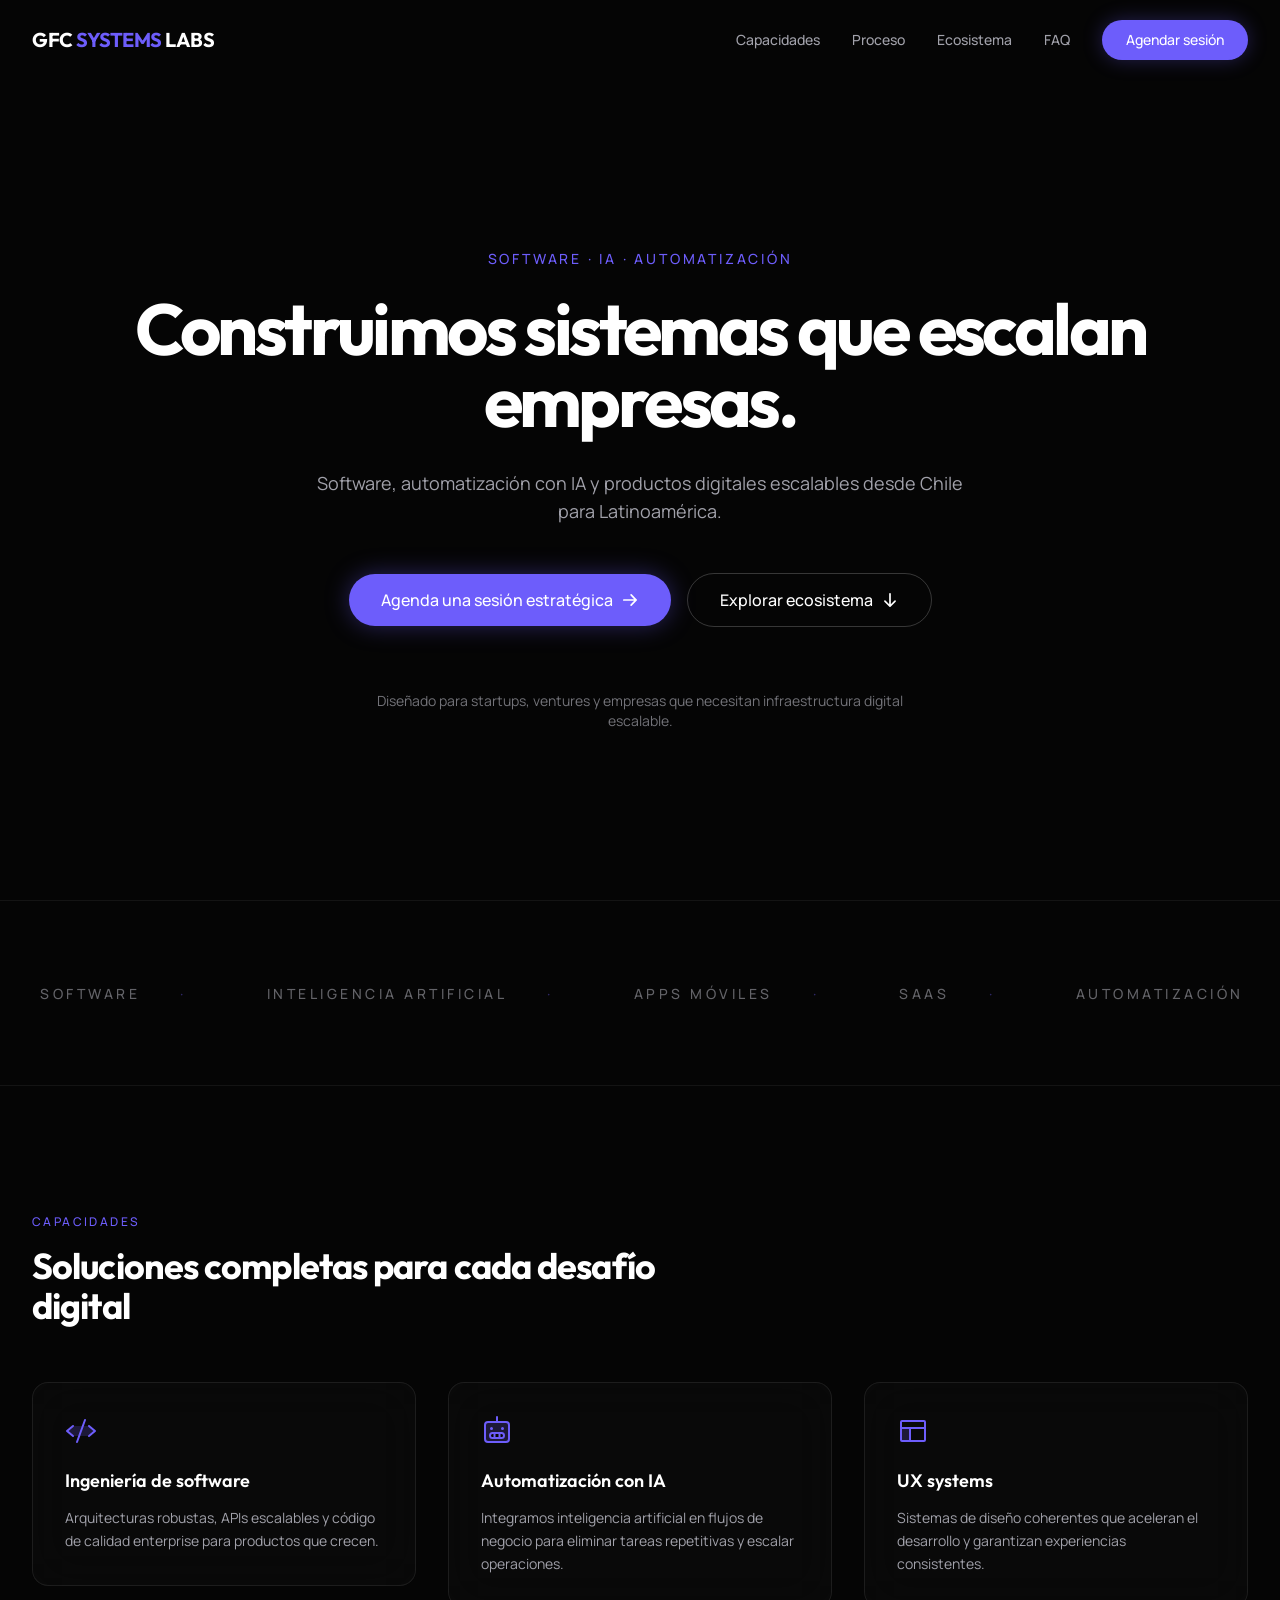
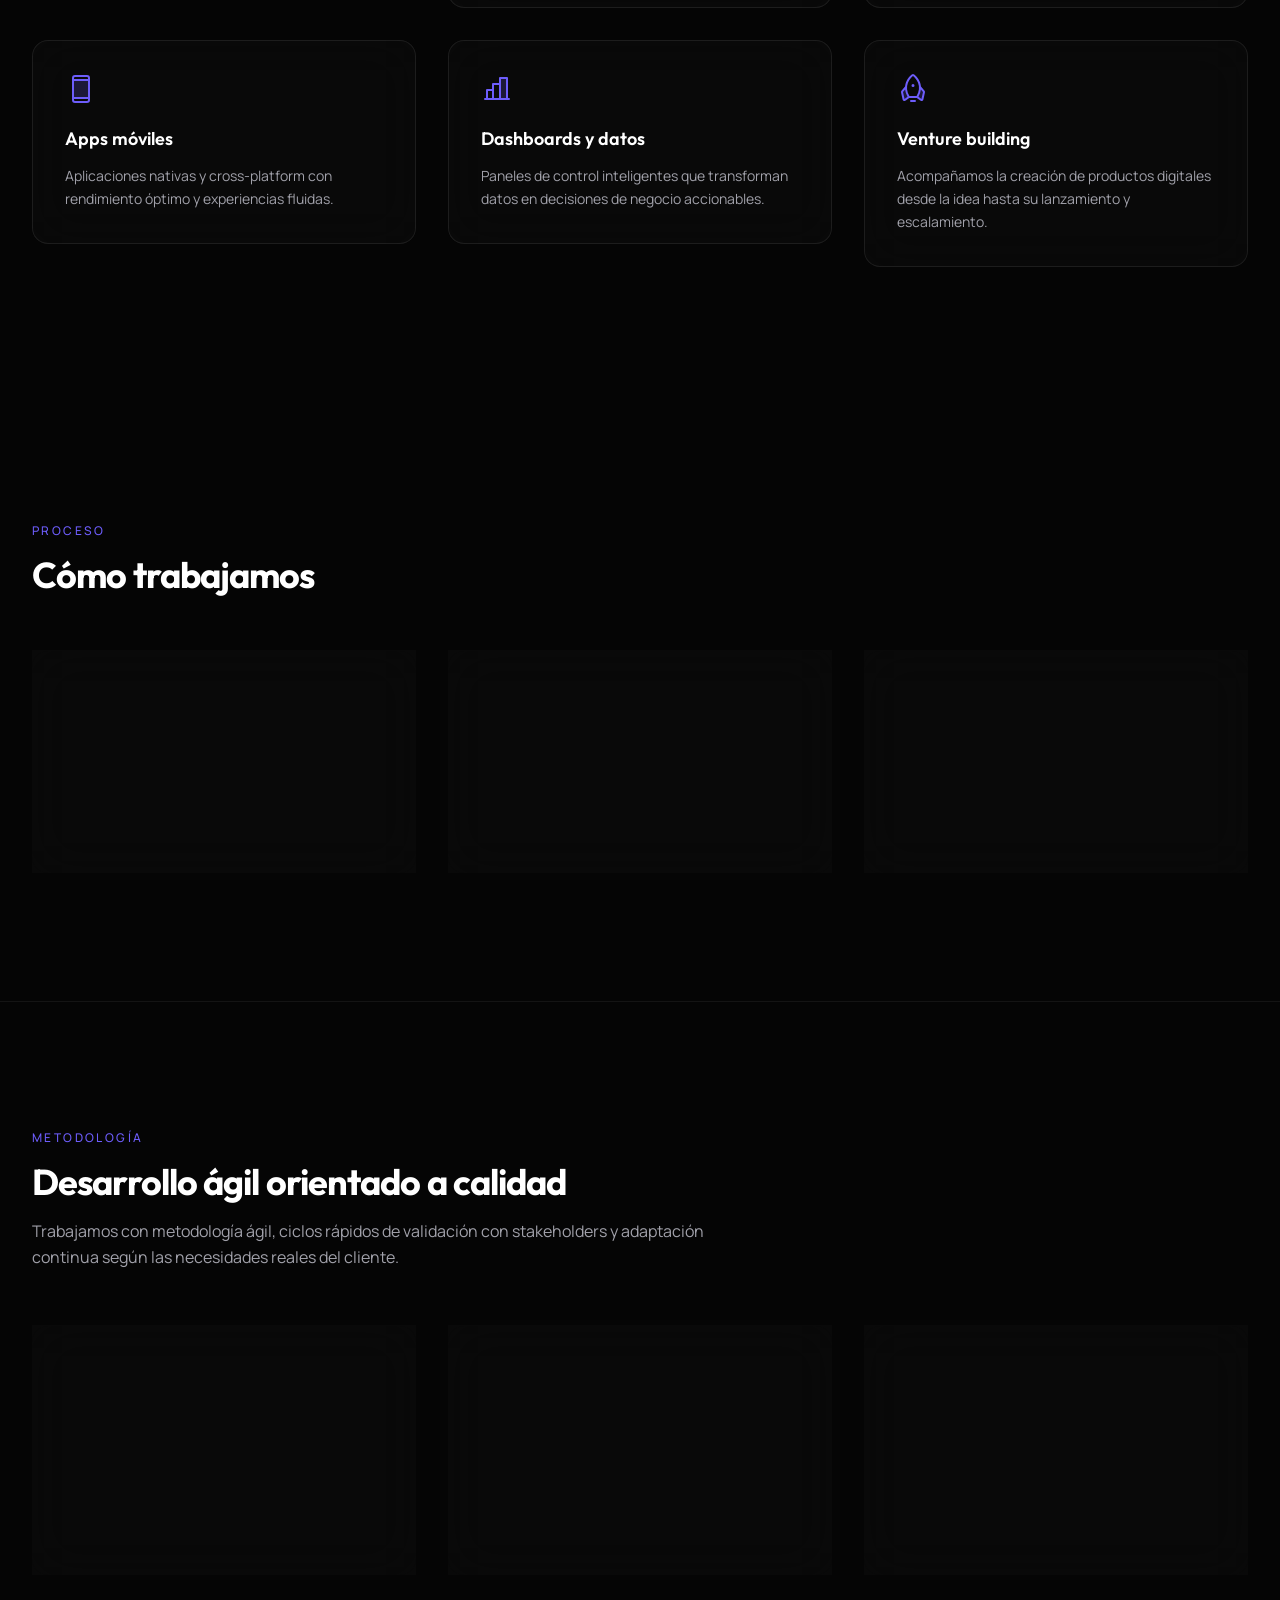
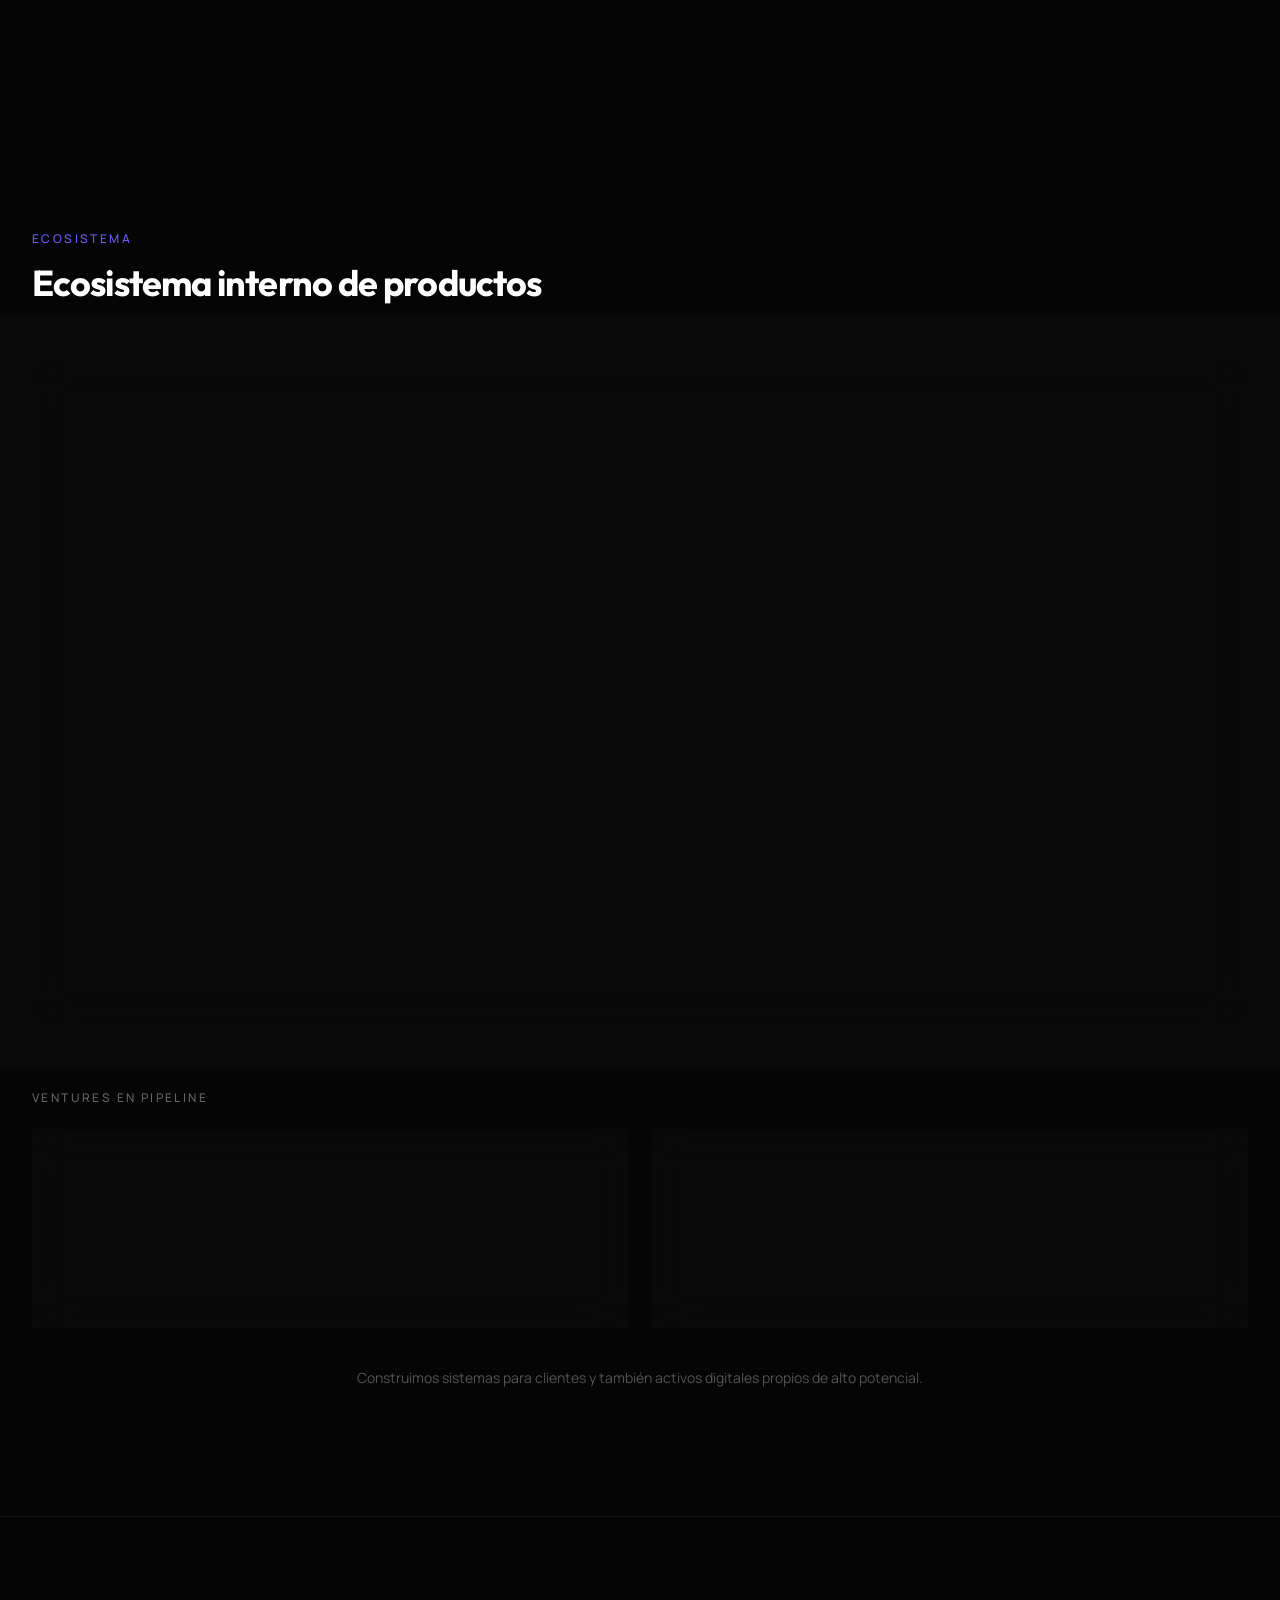
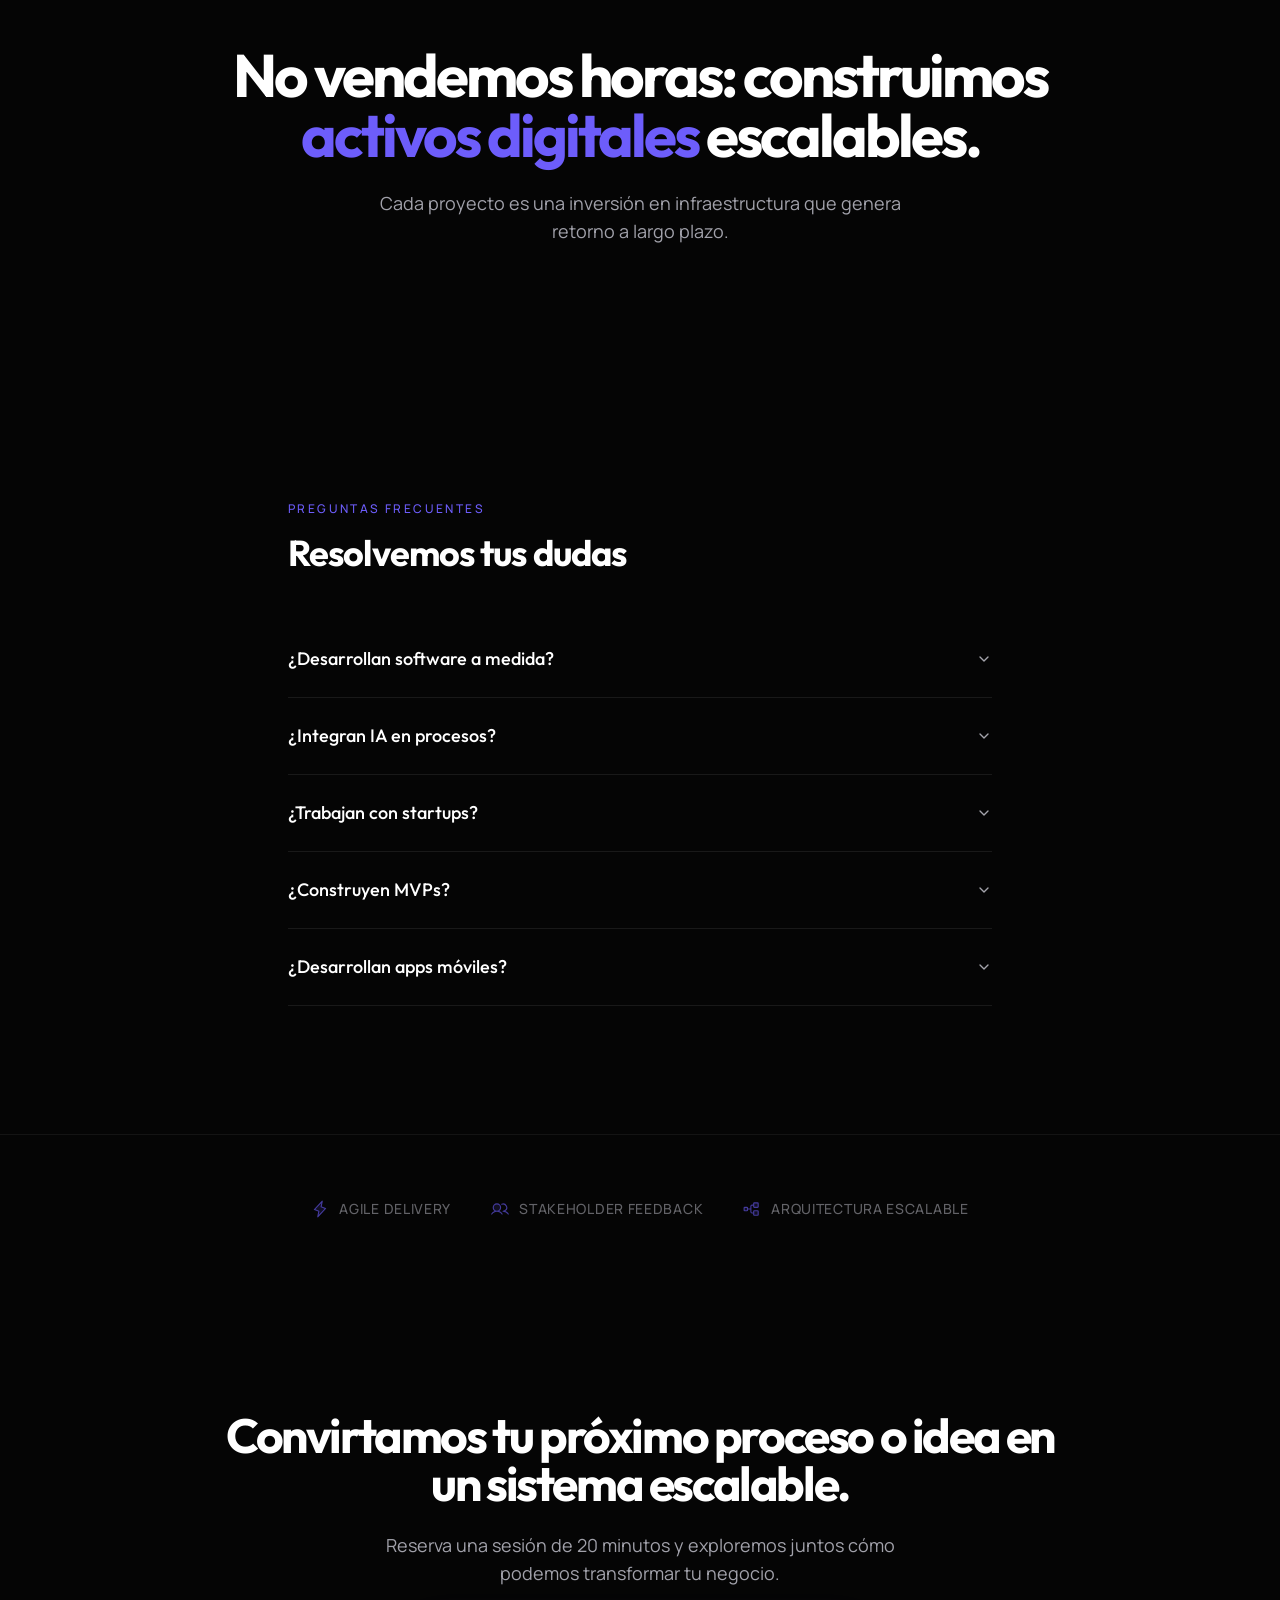
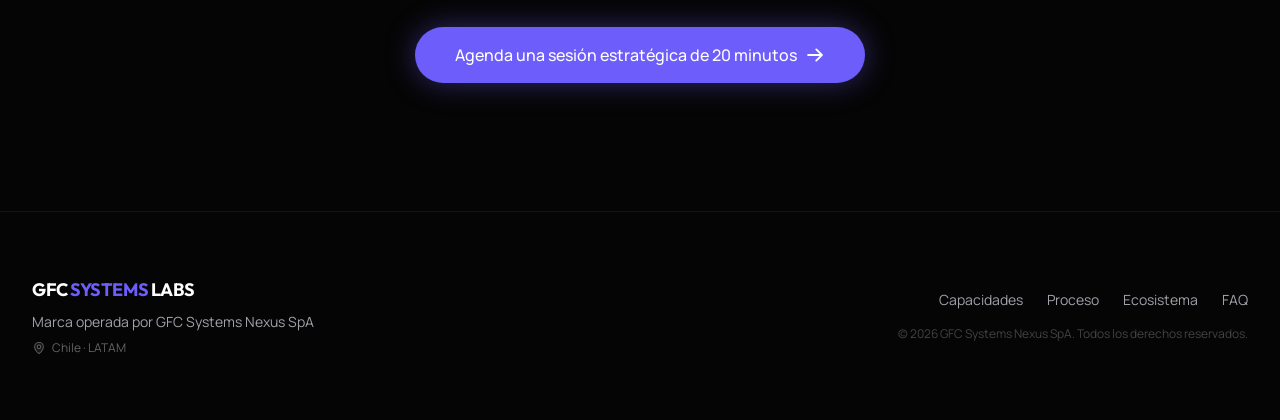
<file: index.html>
<!doctype html>
<html lang="es-CL">
  <head>
    <meta charset="utf-8" />
    <meta name="viewport" content="width=device-width,initial-scale=1" />
    <meta name="theme-color" content="#000000" />

    <meta
      name="description"
      content="Desarrollamos software a medida, automatización con IA, dashboards, apps y venture systems desde Chile para Latinoamérica."
    />

    <link rel="canonical" href="https://gfcsystemslabs.cl/" />
    <meta name="robots" content="index, follow" />

    <meta
      property="og:title"
      content="GFC SYSTEMS LABS | Software, IA y Automatización para Empresas en Chile"
    />
    <meta
      property="og:description"
      content="Desarrollamos software a medida, automatización con IA, dashboards, apps y venture systems desde Chile para Latinoamérica."
    />
    <meta property="og:url" content="https://gfcsystemslabs.cl/" />
    <meta property="og:type" content="website" />
    <meta property="og:site_name" content="GFC SYSTEMS LABS" />
    <meta
      property="og:image"
      content="https://gfcsystemslabs.cl/og-cover.jpg"
    />

    <meta name="twitter:card" content="summary_large_image" />
    <meta name="twitter:title" content="GFC SYSTEMS LABS" />
    <meta
      name="twitter:description"
      content="Software, IA, automatización y venture systems desde Chile."
    />
    <meta
      name="twitter:image"
      content="https://gfcsystemslabs.cl/og-cover.jpg"
    />

    <link rel="preconnect" href="https://fonts.googleapis.com" />
    <link rel="preconnect" href="https://fonts.gstatic.com" crossorigin />
    <link rel="preconnect" href="https://calendly.com" />
    <link rel="dns-prefetch" href="https://us.i.posthog.com" />

    <link
      href="https://fonts.googleapis.com/css2?family=Outfit:wght@300;400;500;600;700;800&family=Manrope:wght@300;400;500;600;700&display=swap"
      rel="stylesheet"
    />

    <title>
      GFC SYSTEMS LABS | Software, IA y Automatización para Empresas en Chile
    </title>

    <script defer src="/static/js/main.a6ff5a86.js"></script>

    <link
      href="/static/css/main.c5783c9f.css"
      rel="stylesheet"
      media="print"
      onload="this.media = 'all'"
    />
    <noscript>
      <link href="/static/css/main.c5783c9f.css" rel="stylesheet" />
    </noscript>
  </head>

  <body>
    <noscript>You need to enable JavaScript to run this app.</noscript>
    <div id="root"></div>

    <script>
      window.addEventListener(
        "error",
        function (e) {
          if (
            e.error instanceof DOMException &&
            e.error.name === "DataCloneError" &&
            e.message &&
            e.message.includes("PerformanceServerTiming")
          ) {
            e.stopImmediatePropagation();
            e.preventDefault();
          }
        },
        true,
      );
    </script>

    <script>
      !(function (t, e) {
        var o, n, r;
        e.__SV ||
          ((window.posthog = e),
          (e._i = []),
          (e.init = function (i, s, a) {
            function p(t, e) {
              var o = e.split(".");
              (2 == o.length && ((t = t[o[0]]), (e = o[1])),
                (t[e] = function () {
                  t.push([e].concat(Array.prototype.slice.call(arguments, 0)));
                }));
            }
            (((n = t.createElement("script")).type = "text/javascript"),
              (n.crossOrigin = "anonymous"),
              (n.async = !0),
              (n.src =
                s.api_host.replace(".i.posthog.com", "-assets.i.posthog.com") +
                "/static/array.js"),
              (r = t.getElementsByTagName("script")[0]).parentNode.insertBefore(
                n,
                r,
              ));
            var c = e;
            for (
              void 0 !== a ? (c = e[a] = []) : (a = "posthog"),
                c.people = c.people || [],
                o =
                  "capture identify alias people.set people.set_once register register_once unregister opt_in_capturing opt_out_capturing has_opted_in_capturing has_opted_out_capturing clear_opt_in_out_capturing reset isFeatureEnabled onFeatureFlags".split(
                    " ",
                  );
              o.length;
            )
              p(c, o.pop());
            e._i.push([i, s, a]);
          }),
          (e.__SV = 1));
      })(document, window.posthog || []);

      posthog.init("phc_mFcMYRyzYHBteTms4Cn93BzowbRTdcgf6ut7eCR25UUW", {
        api_host: "https://us.i.posthog.com",
        person_profiles: "identified_only",
        session_recording: {
          recordCrossOriginIframes: true,
          capturePerformance: false,
        },
      });
    </script>
    <script>
      document.addEventListener("click", function (e) {
        const target = e.target.closest("a, button");
        if (!target) return;

        const id = target.id;
        if (!id) return;

        posthog.capture("cta_clicked", {
          cta_id: id,
          page: window.location.pathname,
          section: target.closest("section")?.id || "unknown",
        });
      });
    </script>
    <script>
      const scrollDepthMilestones = {};
      
      document.addEventListener("scroll", function() {
        const scrollPercent = Math.round((window.scrollY / (document.documentElement.scrollHeight - window.innerHeight)) * 100);
        
        [25, 50, 75, 100].forEach(function(milestone) {
          if (scrollPercent >= milestone && !scrollDepthMilestones[milestone]) {
            scrollDepthMilestones[milestone] = true;
            posthog.capture("scroll_depth", { depth: milestone });
          }
        });
      }, { passive: true });
    </script>
    <script>
      const sectionViewed = {};
      
      const sectionObserver = new IntersectionObserver(function(entries) {
        entries.forEach(function(entry) {
          const sectionId = entry.target.id;
          if (entry.isIntersecting && sectionId && !sectionViewed[sectionId]) {
            sectionViewed[sectionId] = true;
            posthog.capture("section_viewed", { section_id: sectionId });
          }
        });
      }, { threshold: 0.1 });
      
      document.querySelectorAll("section[id]").forEach(function(section) {
        sectionObserver.observe(section);
      });
    </script>
  </body>
</html>
</file>
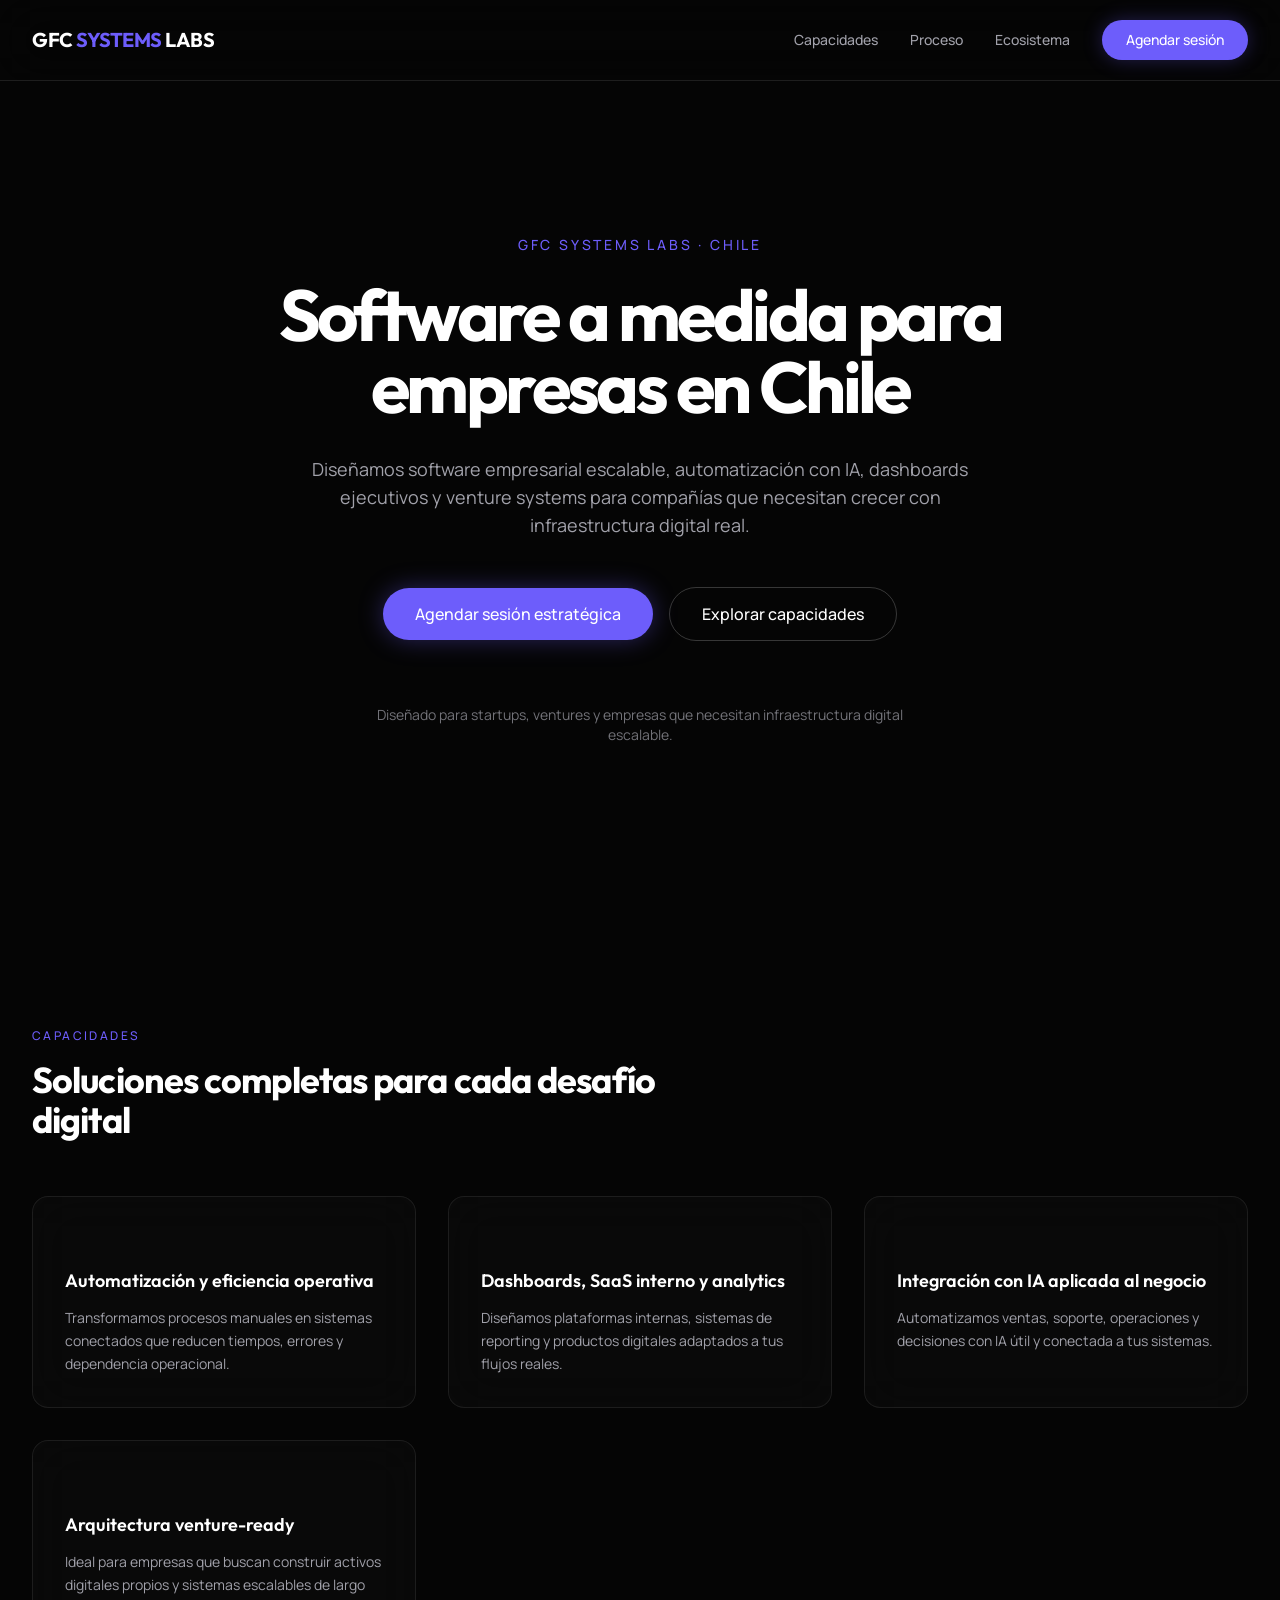
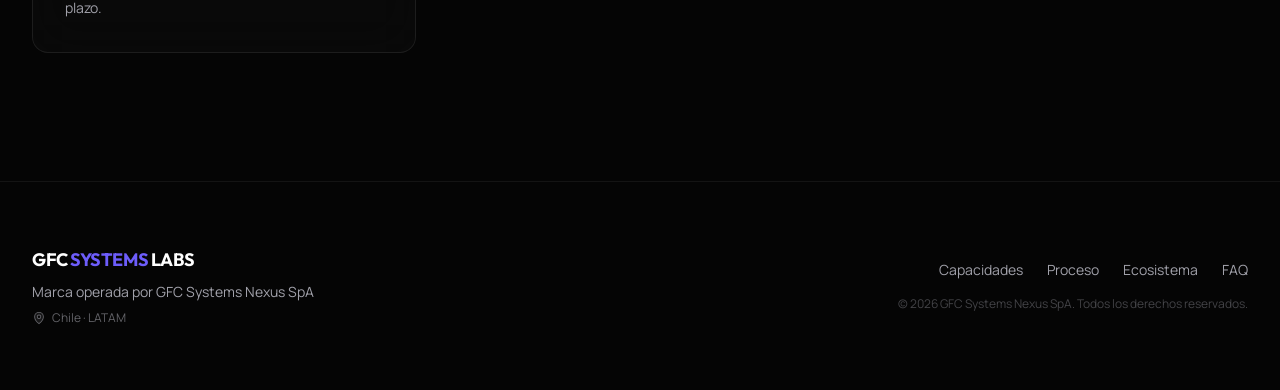
<file: software-a-medida-chile.html>
<!doctype html>
<html lang="es-CL">
  <head>
    <meta charset="utf-8" />
    <meta name="viewport" content="width=device-width,initial-scale=1" />

    <title>Software a medida para empresas en Chile | GFC SYSTEMS LABS</title>

    <meta
      name="description"
      content="Desarrollamos software a medida para empresas en Chile: automatización, dashboards, sistemas internos, SaaS y soluciones con IA."
    />

    <link
      rel="canonical"
      href="https://gfcsystemslabs.cl/software-a-medida-chile"
    />
    <meta name="robots" content="index, follow" />

    <link rel="preconnect" href="https://fonts.googleapis.com" />
    <link rel="preconnect" href="https://fonts.gstatic.com" crossorigin />
    <link
      href="https://fonts.googleapis.com/css2?family=Outfit:wght@400;500;600;700;800&family=Manrope:wght@300;400;500;600;700&display=swap"
      rel="stylesheet"
    />

    <link
      href="static/css/main.c5783c9f.css"
      rel="stylesheet"
      media="print"
      onload="this.media='all'"
    />
    <noscript>
      <link href="static/css/main.c5783c9f.css" rel="stylesheet" />
    </noscript>

    <style>
      body {
        min-height: 100vh;
        background: #050505;
      }
    </style>
  </head>
  <body class="bg-[#050505] text-white antialiased">
    <nav class="fixed top-0 left-0 right-0 z-50 bg-[#050505]/80 backdrop-blur-xl border-b border-white/10">
      <div class="max-w-7xl mx-auto px-6 lg:px-8 flex items-center justify-between h-16 md:h-20">
        <a href="/" class="font-['Outfit'] font-bold text-lg md:text-xl tracking-tight text-white">
          GFC <span class="text-[#6D5DFB]">SYSTEMS</span> LABS
        </a>
        <div class="hidden md:flex items-center gap-8">
          <a href="#capacidades" class="text-sm text-[#A1A1AA] hover:text-white transition-colors duration-200 font-medium">
            Capacidades
          </a>
          <a href="#" class="text-sm text-[#A1A1AA] hover:text-white transition-colors duration-200 font-medium">
            Proceso
          </a>
          <a href="#" class="text-sm text-[#A1A1AA] hover:text-white transition-colors duration-200 font-medium">
            Ecosistema
          </a>
          <a href="https://gfcsystemslabs.cl/" class="bg-[#6D5DFB] text-white text-sm font-medium rounded-full px-6 py-2.5 hover:bg-[#5a4ae2] transition-all duration-200 shadow-[0_0_20px_rgba(109,93,251,0.3)] hover:shadow-[0_0_30px_rgba(109,93,251,0.5)]">
            Agendar sesión
          </a>
        </div>
      </div>
    </nav>

    <main class="pt-24 md:pt-28">
      <section class="relative min-h-screen flex items-center justify-center overflow-hidden pt-20">
        <div class="absolute top-0 left-1/2 -translate-x-1/2 w-[900px] h-[700px] bg-[radial-gradient(ellipse_at_center,rgba(109,93,251,0.18)_0%,transparent_72%)] pointer-events-none"></div>
        <div class="absolute top-1/4 right-0 w-[420px] h-[420px] bg-[radial-gradient(circle,rgba(109,93,251,0.1)_0%,transparent_70%)] pointer-events-none"></div>
        <div class="absolute bottom-0 left-0 w-[360px] h-[360px] bg-[radial-gradient(circle,rgba(255,255,255,0.05)_0%,transparent_75%)] pointer-events-none"></div>

        <div class="max-w-7xl mx-auto px-6 lg:px-8 text-center relative z-10">
          <p class="uppercase tracking-[0.2em] text-xs md:text-sm text-[#6D5DFB] font-medium mb-6">
            GFC SYSTEMS LABS · Chile
          </p>

          <h1 class="font-['Outfit'] text-4xl sm:text-5xl lg:text-6xl xl:text-7xl font-bold tracking-tighter leading-[1.05] text-white max-w-5xl mx-auto">
            Software a medida para empresas en Chile
          </h1>

          <p class="mt-6 md:mt-8 text-base md:text-lg text-[#A1A1AA] max-w-2xl mx-auto leading-relaxed">
            Diseñamos software empresarial escalable, automatización con IA,
            dashboards ejecutivos y venture systems para compañías que necesitan
            crecer con infraestructura digital real.
          </p>

          <div class="flex flex-col sm:flex-row items-center justify-center gap-4 mt-10 md:mt-12">
            <a
              href="https://gfcsystemslabs.cl/"
              class="inline-flex items-center gap-2 bg-[#6D5DFB] text-white font-medium rounded-full px-8 py-3.5 hover:bg-[#5a4ae2] transition-all duration-300 shadow-[0_0_24px_rgba(109,93,251,0.35)] hover:shadow-[0_0_40px_rgba(109,93,251,0.55)] text-sm md:text-base"
            >
              Agendar sesión estratégica
            </a>
            <a
              href="#capacidades"
              class="inline-flex items-center gap-2 bg-transparent text-white border border-white/20 hover:border-white/40 hover:bg-white/5 transition-all duration-300 rounded-full px-8 py-3.5 font-medium text-sm md:text-base"
            >
              Explorar capacidades
            </a>
          </div>

          <p class="mt-12 md:mt-16 text-xs md:text-sm text-[#A1A1AA]/70 max-w-xl mx-auto">
            Diseñado para startups, ventures y empresas que necesitan infraestructura digital escalable.
          </p>
        </div>
      </section>

      <section id="capacidades" class="py-24 sm:py-32">
        <div class="max-w-7xl mx-auto px-6 lg:px-8">
          <div class="max-w-2xl">
            <p class="uppercase tracking-[0.2em] text-xs text-[#6D5DFB] font-medium mb-4">
              Capacidades
            </p>
            <h2 class="font-['Outfit'] text-2xl md:text-3xl lg:text-4xl font-bold tracking-tight text-white">
              Soluciones completas para cada desafío digital
            </h2>
          </div>

          <div class="grid grid-cols-1 md:grid-cols-2 lg:grid-cols-3 gap-6 lg:gap-8 mt-14">
            <div class="group bg-white/[0.02] backdrop-blur-xl border border-white/[0.08] hover:border-[#6D5DFB]/40 transition-all duration-300 rounded-2xl p-8 relative overflow-hidden hover:-translate-y-1">
              <div class="absolute inset-0 bg-gradient-to-br from-[#6D5DFB]/[0.03] to-transparent opacity-0 group-hover:opacity-100 transition-opacity duration-300"></div>
              <div class="relative z-10">
                <div class="inline-flex items-center justify-center w-12 h-12 rounded-2xl bg-[#6D5DFB]/[0.12] text-[#6D5DFB] mb-5">
                  <svg viewBox="0 0 24 24" class="w-6 h-6" fill="currentColor" aria-hidden="true">
                    <path d="M5 3h14a2 2 0 012 2v14a2 2 0 01-2 2H5a2 2 0 01-2-2V5a2 2 0 012-2zm3 6h2v6H8V9zm4 2h2v4h-2v-4zm4-2h2v6h-2V9z" />
                  </svg>
                </div>
                <h2 class="font-['Outfit'] text-lg font-semibold text-white mb-3">Automatización y eficiencia operativa</h2>
                <p class="text-sm text-[#A1A1AA] leading-relaxed">
                  Transformamos procesos manuales en sistemas conectados que reducen
                  tiempos, errores y dependencia operacional.
                </p>
              </div>
            </div>

            <div class="group bg-white/[0.02] backdrop-blur-xl border border-white/[0.08] hover:border-[#6D5DFB]/40 transition-all duration-300 rounded-2xl p-8 relative overflow-hidden hover:-translate-y-1">
              <div class="absolute inset-0 bg-gradient-to-br from-[#6D5DFB]/[0.03] to-transparent opacity-0 group-hover:opacity-100 transition-opacity duration-300"></div>
              <div class="relative z-10">
                <div class="inline-flex items-center justify-center w-12 h-12 rounded-2xl bg-[#6D5DFB]/[0.12] text-[#6D5DFB] mb-5">
                  <svg viewBox="0 0 24 24" class="w-6 h-6" fill="currentColor" aria-hidden="true">
                    <path d="M4 19h16v2H4zm2-6h6v6H6zm8-8h6v14h-6z" />
                  </svg>
                </div>
                <h2 class="font-['Outfit'] text-lg font-semibold text-white mb-3">Dashboards, SaaS interno y analytics</h2>
                <p class="text-sm text-[#A1A1AA] leading-relaxed">
                  Diseñamos plataformas internas, sistemas de reporting y productos
                  digitales adaptados a tus flujos reales.
                </p>
              </div>
            </div>

            <div class="group bg-white/[0.02] backdrop-blur-xl border border-white/[0.08] hover:border-[#6D5DFB]/40 transition-all duration-300 rounded-2xl p-8 relative overflow-hidden hover:-translate-y-1">
              <div class="absolute inset-0 bg-gradient-to-br from-[#6D5DFB]/[0.03] to-transparent opacity-0 group-hover:opacity-100 transition-opacity duration-300"></div>
              <div class="relative z-10">
                <div class="inline-flex items-center justify-center w-12 h-12 rounded-2xl bg-[#6D5DFB]/[0.12] text-[#6D5DFB] mb-5">
                  <svg viewBox="0 0 24 24" class="w-6 h-6" fill="currentColor" aria-hidden="true">
                    <path d="M12 2l3 7h7l-5.7 4.2 2.2 7L12 16l-6.5 4.2 2.2-7L2 9h7z" />
                  </svg>
                </div>
                <h2 class="font-['Outfit'] text-lg font-semibold text-white mb-3">Integración con IA aplicada al negocio</h2>
                <p class="text-sm text-[#A1A1AA] leading-relaxed">
                  Automatizamos ventas, soporte, operaciones y decisiones con IA útil
                  y conectada a tus sistemas.
                </p>
              </div>
            </div>

            <div class="group bg-white/[0.02] backdrop-blur-xl border border-white/[0.08] hover:border-[#6D5DFB]/40 transition-all duration-300 rounded-2xl p-8 relative overflow-hidden hover:-translate-y-1">
              <div class="absolute inset-0 bg-gradient-to-br from-[#6D5DFB]/[0.03] to-transparent opacity-0 group-hover:opacity-100 transition-opacity duration-300"></div>
              <div class="relative z-10">
                <div class="inline-flex items-center justify-center w-12 h-12 rounded-2xl bg-[#6D5DFB]/[0.12] text-[#6D5DFB] mb-5">
                  <svg viewBox="0 0 24 24" class="w-6 h-6" fill="currentColor" aria-hidden="true">
                    <path d="M12 2a10 10 0 100 20 10 10 0 000-20zm1 14.93V18h-2v-1.07A8.001 8.001 0 014.07 13H5v-2H4.07A8.001 8.001 0 0111 4.07V5h2v-.93A8.001 8.001 0 0119.93 11H19v2h.93A8.001 8.001 0 0113 16.93z" />
                  </svg>
                </div>
                <h2 class="font-['Outfit'] text-lg font-semibold text-white mb-3">Arquitectura venture-ready</h2>
                <p class="text-sm text-[#A1A1AA] leading-relaxed">
                  Ideal para empresas que buscan construir activos digitales propios y
                  sistemas escalables de largo plazo.
                </p>
              </div>
            </div>
          </div>
        </div>
      </section>
    </main>

    <footer class="border-t border-white/[0.06] py-12 md:py-16">
      <div class="max-w-7xl mx-auto px-6 lg:px-8">
        <div class="flex flex-col md:flex-row items-start md:items-center justify-between gap-8">
          <div>
            <p class="font-['Outfit'] font-bold text-lg tracking-tight text-white mb-2">
              GFC <span class="text-[#6D5DFB]">SYSTEMS</span> LABS
            </p>
            <p class="text-sm text-[#A1A1AA]">
              Marca operada por GFC Systems Nexus SpA
            </p>
            <div class="flex items-center gap-1.5 mt-2 text-[#A1A1AA]/60 text-xs">
              <svg viewBox="0 0 256 256" class="w-3.5 h-3.5" fill="currentColor" aria-hidden="true">
                <path opacity="0.2" d="M128,24a80,80,0,0,0-80,80c0,72,80,128,80,128s80-56,80-128A80,80,0,0,0,128,24Zm0,112a32,32,0,1,1,32-32A32,32,0,0,1,128,136Z" />
                <path d="M128,64a40,40,0,1,0,40,40A40,40,0,0,0,128,64Zm0,64a24,24,0,1,1,24-24A24,24,0,0,1,128,128Zm0-112a88.1,88.1,0,0,0-88,88c0,31.4,14.51,64.68,42,96.25a254.19,254.19,0,0,0,41.45,38.3,8,8,0,0,0,9.18,0A254.19,254.19,0,0,0,174,200.25c27.45-31.57,42-64.85,42-96.25A88.1,88.1,0,0,0,128,16Zm0,206c-16.53-13-72-60.75-72-118a72,72,0,0,1,144,0C200,161.23,144.53,209,128,222Z" />
              </svg>
              <span>Chile · LATAM</span>
            </div>
          </div>
          <div class="flex flex-col md:items-end gap-2">
            <div class="flex items-center gap-6 text-sm text-[#A1A1AA]">
              <a href="#capacidades" class="hover:text-white transition-colors">
                Capacidades
              </a>
              <a href="#" class="hover:text-white transition-colors">
                Proceso
              </a>
              <a href="#" class="hover:text-white transition-colors">
                Ecosistema
              </a>
              <a href="#" class="hover:text-white transition-colors">
                FAQ
              </a>
            </div>
            <p class="text-xs text-[#A1A1AA]/40 mt-2">
              © 2026 GFC Systems Nexus SpA. Todos los derechos reservados.
            </p>
          </div>
        </div>
      </div>
    </footer>
  </body>
</html>
</file>
<file: static/css/main.c5783c9f.css>
@import url(https://fonts.googleapis.com/css2?family=Outfit:wght@300;400;500;600;700;800&family=Manrope:wght@300;400;500;600;700&display=swap);
*,
:after,
:before {
  --tw-border-spacing-x: 0;
  --tw-border-spacing-y: 0;
  --tw-translate-x: 0;
  --tw-translate-y: 0;
  --tw-rotate: 0;
  --tw-skew-x: 0;
  --tw-skew-y: 0;
  --tw-scale-x: 1;
  --tw-scale-y: 1;
  --tw-pan-x: ;
  --tw-pan-y: ;
  --tw-pinch-zoom: ;
  --tw-scroll-snap-strictness: proximity;
  --tw-gradient-from-position: ;
  --tw-gradient-via-position: ;
  --tw-gradient-to-position: ;
  --tw-ordinal: ;
  --tw-slashed-zero: ;
  --tw-numeric-figure: ;
  --tw-numeric-spacing: ;
  --tw-numeric-fraction: ;
  --tw-ring-inset: ;
  --tw-ring-offset-width: 0px;
  --tw-ring-offset-color: #fff;
  --tw-ring-color: #3b82f680;
  --tw-ring-offset-shadow: 0 0 #0000;
  --tw-ring-shadow: 0 0 #0000;
  --tw-shadow: 0 0 #0000;
  --tw-shadow-colored: 0 0 #0000;
  --tw-blur: ;
  --tw-brightness: ;
  --tw-contrast: ;
  --tw-grayscale: ;
  --tw-hue-rotate: ;
  --tw-invert: ;
  --tw-saturate: ;
  --tw-sepia: ;
  --tw-drop-shadow: ;
  --tw-backdrop-blur: ;
  --tw-backdrop-brightness: ;
  --tw-backdrop-contrast: ;
  --tw-backdrop-grayscale: ;
  --tw-backdrop-hue-rotate: ;
  --tw-backdrop-invert: ;
  --tw-backdrop-opacity: ;
  --tw-backdrop-saturate: ;
  --tw-backdrop-sepia: ;
  --tw-contain-size: ;
  --tw-contain-layout: ;
  --tw-contain-paint: ;
  --tw-contain-style: ;
}
::backdrop {
  --tw-border-spacing-x: 0;
  --tw-border-spacing-y: 0;
  --tw-translate-x: 0;
  --tw-translate-y: 0;
  --tw-rotate: 0;
  --tw-skew-x: 0;
  --tw-skew-y: 0;
  --tw-scale-x: 1;
  --tw-scale-y: 1;
  --tw-pan-x: ;
  --tw-pan-y: ;
  --tw-pinch-zoom: ;
  --tw-scroll-snap-strictness: proximity;
  --tw-gradient-from-position: ;
  --tw-gradient-via-position: ;
  --tw-gradient-to-position: ;
  --tw-ordinal: ;
  --tw-slashed-zero: ;
  --tw-numeric-figure: ;
  --tw-numeric-spacing: ;
  --tw-numeric-fraction: ;
  --tw-ring-inset: ;
  --tw-ring-offset-width: 0px;
  --tw-ring-offset-color: #fff;
  --tw-ring-color: #3b82f680;
  --tw-ring-offset-shadow: 0 0 #0000;
  --tw-ring-shadow: 0 0 #0000;
  --tw-shadow: 0 0 #0000;
  --tw-shadow-colored: 0 0 #0000;
  --tw-blur: ;
  --tw-brightness: ;
  --tw-contrast: ;
  --tw-grayscale: ;
  --tw-hue-rotate: ;
  --tw-invert: ;
  --tw-saturate: ;
  --tw-sepia: ;
  --tw-drop-shadow: ;
  --tw-backdrop-blur: ;
  --tw-backdrop-brightness: ;
  --tw-backdrop-contrast: ;
  --tw-backdrop-grayscale: ;
  --tw-backdrop-hue-rotate: ;
  --tw-backdrop-invert: ;
  --tw-backdrop-opacity: ;
  --tw-backdrop-saturate: ;
  --tw-backdrop-sepia: ;
  --tw-contain-size: ;
  --tw-contain-layout: ;
  --tw-contain-paint: ;
  --tw-contain-style: ;
} /*
! tailwindcss v3.4.19 | MIT License | https://tailwindcss.com
*/
*,
:after,
:before {
  border: 0 solid #e5e7eb;
  box-sizing: border-box;
}
:after,
:before {
  --tw-content: "";
}
:host,
html {
  -webkit-text-size-adjust: 100%;
  font-feature-settings: normal;
  -webkit-tap-highlight-color: transparent;
  font-family:
    ui-sans-serif,
    system-ui,
    sans-serif,
    Apple Color Emoji,
    Segoe UI Emoji,
    Segoe UI Symbol,
    Noto Color Emoji;
  font-variation-settings: normal;
  line-height: 1.5;
  tab-size: 4;
}
body {
  line-height: inherit;
  margin: 0;
}
hr {
  border-top-width: 1px;
  color: inherit;
  height: 0;
}
abbr:where([title]) {
  -webkit-text-decoration: underline dotted;
  text-decoration: underline dotted;
}
h1,
h2,
h3,
h4,
h5,
h6 {
  font-size: inherit;
  font-weight: inherit;
}
a {
  color: inherit;
  text-decoration: inherit;
}
b,
strong {
  font-weight: bolder;
}
code,
kbd,
pre,
samp {
  font-feature-settings: normal;
  font-family:
    ui-monospace,
    SFMono-Regular,
    Menlo,
    Monaco,
    Consolas,
    Liberation Mono,
    Courier New,
    monospace;
  font-size: 1em;
  font-variation-settings: normal;
}
small {
  font-size: 80%;
}
sub,
sup {
  font-size: 75%;
  line-height: 0;
  position: relative;
  vertical-align: initial;
}
sub {
  bottom: -0.25em;
}
sup {
  top: -0.5em;
}
table {
  border-collapse: collapse;
  border-color: inherit;
  text-indent: 0;
}
button,
input,
optgroup,
select,
textarea {
  font-feature-settings: inherit;
  color: inherit;
  font-family: inherit;
  font-size: 100%;
  font-variation-settings: inherit;
  font-weight: inherit;
  letter-spacing: inherit;
  line-height: inherit;
  margin: 0;
  padding: 0;
}
button,
select {
  text-transform: none;
}
button,
input:where([type="button"]),
input:where([type="reset"]),
input:where([type="submit"]) {
  -webkit-appearance: button;
  background-color: initial;
  background-image: none;
}
:-moz-focusring {
  outline: auto;
}
:-moz-ui-invalid {
  box-shadow: none;
}
progress {
  vertical-align: initial;
}
::-webkit-inner-spin-button,
::-webkit-outer-spin-button {
  height: auto;
}
[type="search"] {
  -webkit-appearance: textfield;
  outline-offset: -2px;
}
::-webkit-search-decoration {
  -webkit-appearance: none;
}
::-webkit-file-upload-button {
  -webkit-appearance: button;
  font: inherit;
}
summary {
  display: list-item;
}
blockquote,
dd,
dl,
figure,
h1,
h2,
h3,
h4,
h5,
h6,
hr,
p,
pre {
  margin: 0;
}
fieldset {
  margin: 0;
}
fieldset,
legend {
  padding: 0;
}
menu,
ol,
ul {
  list-style: none;
  margin: 0;
  padding: 0;
}
dialog {
  padding: 0;
}
textarea {
  resize: vertical;
}
input::placeholder,
textarea::placeholder {
  color: #9ca3af;
  opacity: 1;
}
[role="button"],
button {
  cursor: pointer;
}
:disabled {
  cursor: default;
}
audio,
canvas,
embed,
iframe,
img,
object,
svg,
video {
  display: block;
  vertical-align: middle;
}
img,
video {
  height: auto;
  max-width: 100%;
}
[hidden]:where(:not([hidden="until-found"])) {
  display: none;
}
:root {
  --background: 0 0% 2%;
  --foreground: 0 0% 100%;
  --card: 0 0% 2%;
  --card-foreground: 0 0% 100%;
  --popover: 0 0% 2%;
  --popover-foreground: 0 0% 100%;
  --primary: 249 95% 67%;
  --primary-foreground: 0 0% 100%;
  --secondary: 0 0% 8%;
  --secondary-foreground: 0 0% 100%;
  --muted: 0 0% 8%;
  --muted-foreground: 240 4% 66%;
  --accent: 249 95% 67%;
  --accent-foreground: 0 0% 100%;
  --destructive: 0 84.2% 60.2%;
  --destructive-foreground: 0 0% 100%;
  --border: 0 0% 14.9%;
  --input: 0 0% 14.9%;
  --ring: 249 95% 67%;
  --radius: 0.75rem;
}
* {
  border-color: #262626;
  border-color: hsl(var(--border));
}
[data-debug-wrapper="true"] {
  display: contents !important;
}
[data-debug-wrapper="true"] > * {
  border: inherit;
  column-gap: inherit;
  gap: inherit;
  margin: inherit;
  padding: inherit;
  row-gap: inherit;
}
.sr-only {
  clip: rect(0, 0, 0, 0);
  border-width: 0;
  height: 1px;
  margin: -1px;
  overflow: hidden;
  padding: 0;
  position: absolute;
  white-space: nowrap;
  width: 1px;
}
.pointer-events-none {
  pointer-events: none;
}
.pointer-events-auto {
  pointer-events: auto;
}
.visible {
  visibility: visible;
}
.invisible {
  visibility: hidden;
}
.fixed {
  position: fixed;
}
.absolute {
  position: absolute;
}
.relative {
  position: relative;
}
.inset-0 {
  inset: 0;
}
.inset-x-0 {
  left: 0;
  right: 0;
}
.inset-y-0 {
  bottom: 0;
  top: 0;
}
.-bottom-12 {
  bottom: -3rem;
}
.-left-12 {
  left: -3rem;
}
.-right-12 {
  right: -3rem;
}
.-top-12 {
  top: -3rem;
}
.bottom-0 {
  bottom: 0;
}
.left-0 {
  left: 0;
}
.left-1 {
  left: 0.25rem;
}
.left-1\/2 {
  left: 50%;
}
.left-2 {
  left: 0.5rem;
}
.left-\[50\%\] {
  left: 50%;
}
.right-0 {
  right: 0;
}
.right-1 {
  right: 0.25rem;
}
.right-2 {
  right: 0.5rem;
}
.right-4 {
  right: 1rem;
}
.right-6 {
  right: 1.5rem;
}
.top-0 {
  top: 0;
}
.top-1 {
  top: 0.25rem;
}
.top-1\/2 {
  top: 50%;
}
.top-1\/4 {
  top: 25%;
}
.top-4 {
  top: 1rem;
}
.top-\[1px\] {
  top: 1px;
}
.top-\[50\%\] {
  top: 50%;
}
.top-\[60\%\] {
  top: 60%;
}
.top-full {
  top: 100%;
}
.z-10 {
  z-index: 10;
}
.z-40 {
  z-index: 40;
}
.z-50 {
  z-index: 50;
}
.z-\[100\] {
  z-index: 100;
}
.z-\[1\] {
  z-index: 1;
}
.-mx-1 {
  margin-left: -0.25rem;
  margin-right: -0.25rem;
}
.mx-6 {
  margin-left: 1.5rem;
  margin-right: 1.5rem;
}
.mx-auto {
  margin-left: auto;
  margin-right: auto;
}
.my-1 {
  margin-bottom: 0.25rem;
  margin-top: 0.25rem;
}
.-ml-4 {
  margin-left: -1rem;
}
.-mt-4 {
  margin-top: -1rem;
}
.mb-1 {
  margin-bottom: 0.25rem;
}
.mb-2 {
  margin-bottom: 0.5rem;
}
.mb-3 {
  margin-bottom: 0.75rem;
}
.mb-4 {
  margin-bottom: 1rem;
}
.mb-5 {
  margin-bottom: 1.25rem;
}
.mb-6 {
  margin-bottom: 1.5rem;
}
.ml-1 {
  margin-left: 0.25rem;
}
.ml-6 {
  margin-left: 1.5rem;
}
.ml-auto {
  margin-left: auto;
}
.mr-2 {
  margin-right: 0.5rem;
}
.mt-1\.5 {
  margin-top: 0.375rem;
}
.mt-10 {
  margin-top: 2.5rem;
}
.mt-12 {
  margin-top: 3rem;
}
.mt-14 {
  margin-top: 3.5rem;
}
.mt-2 {
  margin-top: 0.5rem;
}
.mt-24 {
  margin-top: 6rem;
}
.mt-4 {
  margin-top: 1rem;
}
.mt-6 {
  margin-top: 1.5rem;
}
.mt-auto {
  margin-top: auto;
}
.block {
  display: block;
}
.flex {
  display: flex;
}
.inline-flex {
  display: inline-flex;
}
.table {
  display: table;
}
.grid {
  display: grid;
}
.hidden {
  display: none;
}
.aspect-\[9\/16\] {
  aspect-ratio: 9/16;
}
.aspect-square {
  aspect-ratio: 1/1;
}
.h-1\.5 {
  height: 0.375rem;
}
.h-10 {
  height: 2.5rem;
}
.h-16 {
  height: 4rem;
}
.h-2 {
  height: 0.5rem;
}
.h-2\.5 {
  height: 0.625rem;
}
.h-24 {
  height: 6rem;
}
.h-3 {
  height: 0.75rem;
}
.h-3\.5 {
  height: 0.875rem;
}
.h-4 {
  height: 1rem;
}
.h-5 {
  height: 1.25rem;
}
.h-7 {
  height: 1.75rem;
}
.h-8 {
  height: 2rem;
}
.h-9 {
  height: 2.25rem;
}
.h-\[1px\] {
  height: 1px;
}
.h-\[300px\] {
  height: 300px;
}
.h-\[400px\] {
  height: 400px;
}
.h-\[600px\] {
  height: 600px;
}
.h-\[var\(--radix-navigation-menu-viewport-height\)\] {
  height: var(--radix-navigation-menu-viewport-height);
}
.h-\[var\(--radix-select-trigger-height\)\] {
  height: var(--radix-select-trigger-height);
}
.h-auto {
  height: auto;
}
.h-full {
  height: 100%;
}
.h-px {
  height: 1px;
}
.max-h-\[--radix-context-menu-content-available-height\] {
  max-height: var(--radix-context-menu-content-available-height);
}
.max-h-\[--radix-select-content-available-height\] {
  max-height: var(--radix-select-content-available-height);
}
.max-h-\[300px\] {
  max-height: 300px;
}
.max-h-\[var\(--radix-dropdown-menu-content-available-height\)\] {
  max-height: var(--radix-dropdown-menu-content-available-height);
}
.max-h-screen {
  max-height: 100vh;
}
.min-h-\[60px\] {
  min-height: 60px;
}
.min-h-screen {
  min-height: 100vh;
}
.w-10 {
  width: 2.5rem;
}
.w-14 {
  width: 3.5rem;
}
.w-2 {
  width: 0.5rem;
}
.w-2\.5 {
  width: 0.625rem;
}
.w-2\/3 {
  width: 66.666667%;
}
.w-20 {
  width: 5rem;
}
.w-3 {
  width: 0.75rem;
}
.w-3\.5 {
  width: 0.875rem;
}
.w-3\/4 {
  width: 75%;
}
.w-4 {
  width: 1rem;
}
.w-64 {
  width: 16rem;
}
.w-7 {
  width: 1.75rem;
}
.w-72 {
  width: 18rem;
}
.w-8 {
  width: 2rem;
}
.w-9 {
  width: 2.25rem;
}
.w-\[100px\] {
  width: 100px;
}
.w-\[1px\] {
  width: 1px;
}
.w-\[300px\] {
  width: 300px;
}
.w-\[400px\] {
  width: 400px;
}
.w-\[600px\] {
  width: 600px;
}
.w-\[800px\] {
  width: 800px;
}
.w-full {
  width: 100%;
}
.w-max {
  width: -webkit-max-content;
  width: max-content;
}
.w-px {
  width: 1px;
}
.min-w-0 {
  min-width: 0;
}
.min-w-10 {
  min-width: 2.5rem;
}
.min-w-8 {
  min-width: 2rem;
}
.min-w-9 {
  min-width: 2.25rem;
}
.min-w-\[12rem\] {
  min-width: 12rem;
}
.min-w-\[8rem\] {
  min-width: 8rem;
}
.min-w-\[var\(--radix-select-trigger-width\)\] {
  min-width: var(--radix-select-trigger-width);
}
.max-w-2xl {
  max-width: 42rem;
}
.max-w-3xl {
  max-width: 48rem;
}
.max-w-4xl {
  max-width: 56rem;
}
.max-w-5xl {
  max-width: 64rem;
}
.max-w-7xl {
  max-width: 80rem;
}
.max-w-lg {
  max-width: 32rem;
}
.max-w-max {
  max-width: -webkit-max-content;
  max-width: max-content;
}
.max-w-xl {
  max-width: 36rem;
}
.max-w-xs {
  max-width: 20rem;
}
.flex-1 {
  flex: 1 1;
}
.shrink-0 {
  flex-shrink: 0;
}
.grow {
  flex-grow: 1;
}
.grow-0 {
  flex-grow: 0;
}
.basis-full {
  flex-basis: 100%;
}
.caption-bottom {
  caption-side: bottom;
}
.border-collapse {
  border-collapse: collapse;
}
.origin-\[--radix-context-menu-content-transform-origin\] {
  transform-origin: var(--radix-context-menu-content-transform-origin);
}
.origin-\[--radix-dropdown-menu-content-transform-origin\] {
  transform-origin: var(--radix-dropdown-menu-content-transform-origin);
}
.origin-\[--radix-hover-card-content-transform-origin\] {
  transform-origin: var(--radix-hover-card-content-transform-origin);
}
.origin-\[--radix-menubar-content-transform-origin\] {
  transform-origin: var(--radix-menubar-content-transform-origin);
}
.origin-\[--radix-popover-content-transform-origin\] {
  transform-origin: var(--radix-popover-content-transform-origin);
}
.origin-\[--radix-select-content-transform-origin\] {
  transform-origin: var(--radix-select-content-transform-origin);
}
.origin-\[--radix-tooltip-content-transform-origin\] {
  transform-origin: var(--radix-tooltip-content-transform-origin);
}
.-translate-x-1\/2 {
  --tw-translate-x: -50%;
}
.-translate-x-1\/2,
.-translate-y-1\/2 {
  transform: translate(var(--tw-translate-x), var(--tw-translate-y))
    rotate(var(--tw-rotate)) skewX(var(--tw-skew-x)) skewY(var(--tw-skew-y))
    scaleX(var(--tw-scale-x)) scaleY(var(--tw-scale-y));
}
.-translate-y-1\/2 {
  --tw-translate-y: -50%;
}
.translate-x-\[-50\%\] {
  --tw-translate-x: -50%;
}
.translate-x-\[-50\%\],
.translate-y-0 {
  transform: translate(var(--tw-translate-x), var(--tw-translate-y))
    rotate(var(--tw-rotate)) skewX(var(--tw-skew-x)) skewY(var(--tw-skew-y))
    scaleX(var(--tw-scale-x)) scaleY(var(--tw-scale-y));
}
.translate-y-0 {
  --tw-translate-y: 0px;
}
.translate-y-\[-50\%\] {
  --tw-translate-y: -50%;
}
.translate-y-\[-50\%\],
.translate-y-full {
  transform: translate(var(--tw-translate-x), var(--tw-translate-y))
    rotate(var(--tw-rotate)) skewX(var(--tw-skew-x)) skewY(var(--tw-skew-y))
    scaleX(var(--tw-scale-x)) scaleY(var(--tw-scale-y));
}
.translate-y-full {
  --tw-translate-y: 100%;
}
.rotate-45 {
  --tw-rotate: 45deg;
}
.rotate-45,
.rotate-90 {
  transform: translate(var(--tw-translate-x), var(--tw-translate-y))
    rotate(var(--tw-rotate)) skewX(var(--tw-skew-x)) skewY(var(--tw-skew-y))
    scaleX(var(--tw-scale-x)) scaleY(var(--tw-scale-y));
}
.rotate-90 {
  --tw-rotate: 90deg;
}
.transform {
  transform: translate(var(--tw-translate-x), var(--tw-translate-y))
    rotate(var(--tw-rotate)) skewX(var(--tw-skew-x)) skewY(var(--tw-skew-y))
    scaleX(var(--tw-scale-x)) scaleY(var(--tw-scale-y));
}
@keyframes pulse {
  50% {
    opacity: 0.5;
  }
}
.animate-pulse {
  animation: pulse 2s cubic-bezier(0.4, 0, 0.6, 1) infinite;
}
.cursor-default {
  cursor: default;
}
.cursor-pointer {
  cursor: pointer;
}
.touch-none {
  touch-action: none;
}
.select-none {
  -webkit-user-select: none;
  user-select: none;
}
.list-none {
  list-style-type: none;
}
.grid-cols-1 {
  grid-template-columns: repeat(1, minmax(0, 1fr));
}
.flex-row {
  flex-direction: row;
}
.flex-col {
  flex-direction: column;
}
.flex-col-reverse {
  flex-direction: column-reverse;
}
.flex-wrap {
  flex-wrap: wrap;
}
.items-start {
  align-items: flex-start;
}
.items-end {
  align-items: flex-end;
}
.items-center {
  align-items: center;
}
.justify-center {
  justify-content: center;
}
.justify-between {
  justify-content: space-between;
}
.gap-1 {
  gap: 0.25rem;
}
.gap-1\.5 {
  gap: 0.375rem;
}
.gap-10 {
  gap: 2.5rem;
}
.gap-2 {
  gap: 0.5rem;
}
.gap-2\.5 {
  gap: 0.625rem;
}
.gap-3 {
  gap: 0.75rem;
}
.gap-4 {
  gap: 1rem;
}
.gap-5 {
  gap: 1.25rem;
}
.gap-6 {
  gap: 1.5rem;
}
.gap-8 {
  gap: 2rem;
}
.space-x-1 > :not([hidden]) ~ :not([hidden]) {
  --tw-space-x-reverse: 0;
  margin-left: calc(0.25rem * (1 - var(--tw-space-x-reverse)));
  margin-right: calc(0.25rem * var(--tw-space-x-reverse));
}
.space-x-2 > :not([hidden]) ~ :not([hidden]) {
  --tw-space-x-reverse: 0;
  margin-left: calc(0.5rem * (1 - var(--tw-space-x-reverse)));
  margin-right: calc(0.5rem * var(--tw-space-x-reverse));
}
.space-y-1 > :not([hidden]) ~ :not([hidden]) {
  --tw-space-y-reverse: 0;
  margin-bottom: calc(0.25rem * var(--tw-space-y-reverse));
  margin-top: calc(0.25rem * (1 - var(--tw-space-y-reverse)));
}
.space-y-1\.5 > :not([hidden]) ~ :not([hidden]) {
  --tw-space-y-reverse: 0;
  margin-bottom: calc(0.375rem * var(--tw-space-y-reverse));
  margin-top: calc(0.375rem * (1 - var(--tw-space-y-reverse)));
}
.space-y-2 > :not([hidden]) ~ :not([hidden]) {
  --tw-space-y-reverse: 0;
  margin-bottom: calc(0.5rem * var(--tw-space-y-reverse));
  margin-top: calc(0.5rem * (1 - var(--tw-space-y-reverse)));
}
.space-y-3 > :not([hidden]) ~ :not([hidden]) {
  --tw-space-y-reverse: 0;
  margin-bottom: calc(0.75rem * var(--tw-space-y-reverse));
  margin-top: calc(0.75rem * (1 - var(--tw-space-y-reverse)));
}
.space-y-4 > :not([hidden]) ~ :not([hidden]) {
  --tw-space-y-reverse: 0;
  margin-bottom: calc(1rem * var(--tw-space-y-reverse));
  margin-top: calc(1rem * (1 - var(--tw-space-y-reverse)));
}
.overflow-auto {
  overflow: auto;
}
.overflow-hidden {
  overflow: hidden;
}
.overflow-y-auto {
  overflow-y: auto;
}
.overflow-x-hidden {
  overflow-x: hidden;
}
.whitespace-nowrap {
  white-space: nowrap;
}
.break-words {
  overflow-wrap: break-word;
}
.rounded-2xl {
  border-radius: 1rem;
}
.rounded-3xl {
  border-radius: 1.5rem;
}
.rounded-\[inherit\] {
  border-radius: inherit;
}
.rounded-full {
  border-radius: 9999px;
}
.rounded-lg {
  border-radius: 0.75rem;
  border-radius: var(--radius);
}
.rounded-md {
  border-radius: calc(0.75rem - 2px);
  border-radius: calc(var(--radius) - 2px);
}
.rounded-sm {
  border-radius: calc(0.75rem - 4px);
  border-radius: calc(var(--radius) - 4px);
}
.rounded-xl {
  border-radius: 0.75rem;
}
.rounded-t-\[10px\] {
  border-top-left-radius: 10px;
  border-top-right-radius: 10px;
}
.rounded-tl-sm {
  border-top-left-radius: calc(0.75rem - 4px);
  border-top-left-radius: calc(var(--radius) - 4px);
}
.border {
  border-width: 1px;
}
.border-2 {
  border-width: 2px;
}
.border-y {
  border-top-width: 1px;
}
.border-b,
.border-y {
  border-bottom-width: 1px;
}
.border-l {
  border-left-width: 1px;
}
.border-r {
  border-right-width: 1px;
}
.border-t {
  border-top-width: 1px;
}
.border-\[\#6D5DFB\]\/20 {
  border-color: #6d5dfb33;
}
.border-destructive {
  border-color: #ef4444;
  border-color: hsl(var(--destructive));
}
.border-destructive\/50 {
  border-color: #ef444480;
  border-color: hsl(var(--destructive) / 0.5);
}
.border-input {
  border-color: #262626;
  border-color: hsl(var(--input));
}
.border-primary {
  border-color: #735bfb;
  border-color: hsl(var(--primary));
}
.border-primary\/50 {
  border-color: #735bfb80;
  border-color: hsl(var(--primary) / 0.5);
}
.border-transparent {
  border-color: #0000;
}
.border-white\/10 {
  border-color: #ffffff1a;
}
.border-white\/20 {
  border-color: #fff3;
}
.border-white\/\[0\.04\] {
  border-color: #ffffff0a;
}
.border-white\/\[0\.06\] {
  border-color: #ffffff0f;
}
.border-white\/\[0\.08\] {
  border-color: #ffffff14;
}
.border-white\/\[0\.1\] {
  border-color: #ffffff1a;
}
.border-l-transparent {
  border-left-color: #0000;
}
.border-t-transparent {
  border-top-color: #0000;
}
.bg-\[\#050505\] {
  --tw-bg-opacity: 1;
  background-color: #050505;
  background-color: rgb(5 5 5 / var(--tw-bg-opacity, 1));
}
.bg-\[\#050505\]\/80 {
  background-color: #050505cc;
}
.bg-\[\#050505\]\/90 {
  background-color: #050505e6;
}
.bg-\[\#050505\]\/95 {
  background-color: #050505f2;
}
.bg-\[\#6D5DFB\] {
  --tw-bg-opacity: 1;
  background-color: #6d5dfb;
  background-color: rgb(109 93 251 / var(--tw-bg-opacity, 1));
}
.bg-\[\#6D5DFB\]\/10 {
  background-color: #6d5dfb1a;
}
.bg-\[\#6D5DFB\]\/20 {
  background-color: #6d5dfb33;
}
.bg-\[\#6D5DFB\]\/30 {
  background-color: #6d5dfb4d;
}
.bg-accent {
  background-color: hsl(#6d5dfb);
  background-color: hsl(var(--accent));
}
.bg-background {
  background-color: #050505;
  background-color: hsl(var(--background));
}
.bg-black\/80 {
  background-color: #000c;
}
.bg-border {
  background-color: #262626;
  background-color: hsl(var(--border));
}
.bg-card {
  background-color: #050505;
  background-color: hsl(var(--card));
}
.bg-destructive {
  background-color: #ef4444;
  background-color: hsl(var(--destructive));
}
.bg-foreground {
  background-color: #fff;
  background-color: hsl(var(--foreground));
}
.bg-muted {
  background-color: #141414;
  background-color: hsl(var(--muted));
}
.bg-muted\/50 {
  background-color: #14141480;
  background-color: hsl(var(--muted) / 0.5);
}
.bg-popover {
  background-color: #050505;
  background-color: hsl(var(--popover));
}
.bg-primary {
  background-color: #735bfb;
  background-color: hsl(var(--primary));
}
.bg-primary\/10 {
  background-color: #735bfb1a;
  background-color: hsl(var(--primary) / 0.1);
}
.bg-primary\/20 {
  background-color: #735bfb33;
  background-color: hsl(var(--primary) / 0.2);
}
.bg-secondary {
  background-color: #141414;
  background-color: hsl(var(--secondary));
}
.bg-transparent {
  background-color: initial;
}
.bg-white\/10 {
  background-color: #ffffff1a;
}
.bg-white\/5 {
  background-color: #ffffff0d;
}
.bg-white\/\[0\.02\] {
  background-color: #ffffff05;
}
.bg-white\/\[0\.03\] {
  background-color: #ffffff08;
}
.bg-white\/\[0\.04\] {
  background-color: #ffffff0a;
}
.bg-white\/\[0\.08\] {
  background-color: #ffffff14;
}
.bg-\[radial-gradient\(circle\2c
  rgba\(109\2c
  93\2c
  251\2c
  0\.08\)_0\%\2c
  transparent_70\%\)\] {
  background-image: radial-gradient(circle, #6d5dfb14 0, #0000 70%);
}
.bg-\[radial-gradient\(circle\2c
  rgba\(109\2c
  93\2c
  251\2c
  0\.12\)_0\%\2c
  transparent_70\%\)\] {
  background-image: radial-gradient(circle, #6d5dfb1f 0, #0000 70%);
}
.bg-\[radial-gradient\(ellipse_at_center\2c
  rgba\(109\2c
  93\2c
  251\2c
  0\.1\)_0\%\2c
  transparent_70\%\)\] {
  background-image: radial-gradient(ellipse at center, #6d5dfb1a 0, #0000 70%);
}
.bg-\[radial-gradient\(ellipse_at_center\2c
  rgba\(109\2c
  93\2c
  251\2c
  0\.12\)_0\%\2c
  transparent_60\%\)\] {
  background-image: radial-gradient(ellipse at center, #6d5dfb1f 0, #0000 60%);
}
.bg-\[radial-gradient\(ellipse_at_center\2c
  rgba\(109\2c
  93\2c
  251\2c
  0\.15\)_0\%\2c
  transparent_70\%\)\] {
  background-image: radial-gradient(ellipse at center, #6d5dfb26 0, #0000 70%);
}
.bg-gradient-to-br {
  background-image: linear-gradient(to bottom right, var(--tw-gradient-stops));
}
.bg-gradient-to-t {
  background-image: linear-gradient(to top, var(--tw-gradient-stops));
}
.from-\[\#6D5DFB\]\/10 {
  --tw-gradient-from: #6d5dfb1a var(--tw-gradient-from-position);
  --tw-gradient-to: #6d5dfb00 var(--tw-gradient-to-position);
  --tw-gradient-stops: var(--tw-gradient-from), var(--tw-gradient-to);
}
.from-\[\#6D5DFB\]\/\[0\.03\] {
  --tw-gradient-from: #6d5dfb08 var(--tw-gradient-from-position);
  --tw-gradient-to: #6d5dfb00 var(--tw-gradient-to-position);
  --tw-gradient-stops: var(--tw-gradient-from), var(--tw-gradient-to);
}
.to-transparent {
  --tw-gradient-to: #0000 var(--tw-gradient-to-position);
}
.fill-current {
  fill: currentColor;
}
.fill-primary {
  fill: #735bfb;
  fill: hsl(var(--primary));
}
.p-0 {
  padding: 0;
}
.p-1 {
  padding: 0.25rem;
}
.p-2 {
  padding: 0.5rem;
}
.p-3 {
  padding: 0.75rem;
}
.p-4 {
  padding: 1rem;
}
.p-6 {
  padding: 1.5rem;
}
.p-7 {
  padding: 1.75rem;
}
.p-8 {
  padding: 2rem;
}
.p-\[1px\] {
  padding: 1px;
}
.px-1\.5 {
  padding-left: 0.375rem;
  padding-right: 0.375rem;
}
.px-10 {
  padding-left: 2.5rem;
  padding-right: 2.5rem;
}
.px-2 {
  padding-left: 0.5rem;
  padding-right: 0.5rem;
}
.px-2\.5 {
  padding-left: 0.625rem;
  padding-right: 0.625rem;
}
.px-3 {
  padding-left: 0.75rem;
  padding-right: 0.75rem;
}
.px-4 {
  padding-left: 1rem;
  padding-right: 1rem;
}
.px-6 {
  padding-left: 1.5rem;
  padding-right: 1.5rem;
}
.px-8 {
  padding-left: 2rem;
  padding-right: 2rem;
}
.py-0\.5 {
  padding-bottom: 0.125rem;
  padding-top: 0.125rem;
}
.py-1 {
  padding-bottom: 0.25rem;
  padding-top: 0.25rem;
}
.py-1\.5 {
  padding-bottom: 0.375rem;
  padding-top: 0.375rem;
}
.py-12 {
  padding-bottom: 3rem;
  padding-top: 3rem;
}
.py-16 {
  padding-bottom: 4rem;
  padding-top: 4rem;
}
.py-2 {
  padding-bottom: 0.5rem;
  padding-top: 0.5rem;
}
.py-2\.5 {
  padding-bottom: 0.625rem;
  padding-top: 0.625rem;
}
.py-24 {
  padding-bottom: 6rem;
  padding-top: 6rem;
}
.py-3 {
  padding-bottom: 0.75rem;
  padding-top: 0.75rem;
}
.py-3\.5 {
  padding-bottom: 0.875rem;
  padding-top: 0.875rem;
}
.py-4 {
  padding-bottom: 1rem;
  padding-top: 1rem;
}
.py-5 {
  padding-bottom: 1.25rem;
  padding-top: 1.25rem;
}
.py-6 {
  padding-bottom: 1.5rem;
  padding-top: 1.5rem;
}
.pb-4 {
  padding-bottom: 1rem;
}
.pb-5 {
  padding-bottom: 1.25rem;
}
.pl-2 {
  padding-left: 0.5rem;
}
.pl-2\.5 {
  padding-left: 0.625rem;
}
.pl-4 {
  padding-left: 1rem;
}
.pl-8 {
  padding-left: 2rem;
}
.pr-2 {
  padding-right: 0.5rem;
}
.pr-2\.5 {
  padding-right: 0.625rem;
}
.pr-6 {
  padding-right: 1.5rem;
}
.pr-8 {
  padding-right: 2rem;
}
.pt-0 {
  padding-top: 0;
}
.pt-1 {
  padding-top: 0.25rem;
}
.pt-20 {
  padding-top: 5rem;
}
.pt-4 {
  padding-top: 1rem;
}
.text-left {
  text-align: left;
}
.text-center {
  text-align: center;
}
.align-middle {
  vertical-align: middle;
}
.font-\[\'Outfit\'\] {
  font-family: Outfit;
}
.text-2xl {
  font-size: 1.5rem;
  line-height: 2rem;
}
.text-3xl {
  font-size: 1.875rem;
  line-height: 2.25rem;
}
.text-4xl {
  font-size: 2.25rem;
  line-height: 2.5rem;
}
.text-7xl {
  font-size: 4.5rem;
  line-height: 1;
}
.text-\[0\.8rem\] {
  font-size: 0.8rem;
}
.text-base {
  font-size: 1rem;
  line-height: 1.5rem;
}
.text-lg {
  font-size: 1.125rem;
  line-height: 1.75rem;
}
.text-sm {
  font-size: 0.875rem;
  line-height: 1.25rem;
}
.text-xs {
  font-size: 0.75rem;
  line-height: 1rem;
}
.font-bold {
  font-weight: 700;
}
.font-medium {
  font-weight: 500;
}
.font-normal {
  font-weight: 400;
}
.font-semibold {
  font-weight: 600;
}
.uppercase {
  text-transform: uppercase;
}
.leading-\[1\.05\] {
  line-height: 1.05;
}
.leading-none {
  line-height: 1;
}
.leading-relaxed {
  line-height: 1.625;
}
.leading-tight {
  line-height: 1.25;
}
.tracking-\[0\.25em\] {
  letter-spacing: 0.25em;
}
.tracking-\[0\.2em\] {
  letter-spacing: 0.2em;
}
.tracking-tight {
  letter-spacing: -0.025em;
}
.tracking-tighter {
  letter-spacing: -0.05em;
}
.tracking-wider {
  letter-spacing: 0.05em;
}
.tracking-widest {
  letter-spacing: 0.1em;
}
.text-\[\#6D5DFB\] {
  --tw-text-opacity: 1;
  color: #6d5dfb;
  color: rgb(109 93 251 / var(--tw-text-opacity, 1));
}
.text-\[\#6D5DFB\]\/40 {
  color: #6d5dfb66;
}
.text-\[\#6D5DFB\]\/60 {
  color: #6d5dfb99;
}
.text-\[\#A1A1AA\] {
  --tw-text-opacity: 1;
  color: #a1a1aa;
  color: rgb(161 161 170 / var(--tw-text-opacity, 1));
}
.text-\[\#A1A1AA\]\/40 {
  color: #a1a1aa66;
}
.text-\[\#A1A1AA\]\/50 {
  color: #a1a1aa80;
}
.text-\[\#A1A1AA\]\/60 {
  color: #a1a1aa99;
}
.text-\[\#A1A1AA\]\/70 {
  color: #a1a1aab3;
}
.text-accent-foreground {
  color: #fff;
  color: hsl(var(--accent-foreground));
}
.text-card-foreground {
  color: #fff;
  color: hsl(var(--card-foreground));
}
.text-current {
  color: currentColor;
}
.text-destructive {
  color: #ef4444;
  color: hsl(var(--destructive));
}
.text-destructive-foreground {
  color: #fff;
  color: hsl(var(--destructive-foreground));
}
.text-foreground {
  color: #fff;
  color: hsl(var(--foreground));
}
.text-foreground\/50 {
  color: #ffffff80;
  color: hsl(var(--foreground) / 0.5);
}
.text-muted-foreground {
  color: #a5a5ac;
  color: hsl(var(--muted-foreground));
}
.text-popover-foreground {
  color: #fff;
  color: hsl(var(--popover-foreground));
}
.text-primary {
  color: #735bfb;
  color: hsl(var(--primary));
}
.text-primary-foreground {
  color: #fff;
  color: hsl(var(--primary-foreground));
}
.text-secondary-foreground {
  color: #fff;
  color: hsl(var(--secondary-foreground));
}
.text-white {
  --tw-text-opacity: 1;
  color: #fff;
  color: rgb(255 255 255 / var(--tw-text-opacity, 1));
}
.text-white\/\[0\.03\] {
  color: #ffffff08;
}
.underline-offset-4 {
  text-underline-offset: 4px;
}
.opacity-0 {
  opacity: 0;
}
.opacity-50 {
  opacity: 0.5;
}
.opacity-60 {
  opacity: 0.6;
}
.opacity-70 {
  opacity: 0.7;
}
.opacity-90 {
  opacity: 0.9;
}
.shadow {
  --tw-shadow: 0 1px 3px 0 #0000001a, 0 1px 2px -1px #0000001a;
  --tw-shadow-colored:
    0 1px 3px 0 var(--tw-shadow-color), 0 1px 2px -1px var(--tw-shadow-color);
}
.shadow,
.shadow-\[0_0_20px_rgba\(109\2c 93\2c 251\2c 0\.3\)\] {
  box-shadow:
    0 0 #0000,
    0 0 #0000,
    var(--tw-shadow);
  box-shadow:
    var(--tw-ring-offset-shadow, 0 0 #0000), var(--tw-ring-shadow, 0 0 #0000),
    var(--tw-shadow);
}
.shadow-\[0_0_20px_rgba\(109\2c 93\2c 251\2c 0\.3\)\] {
  --tw-shadow: 0 0 20px #6d5dfb4d;
  --tw-shadow-colored: 0 0 20px var(--tw-shadow-color);
}
.shadow-\[0_0_24px_rgba\(109\2c 93\2c 251\2c 0\.35\)\] {
  --tw-shadow: 0 0 24px #6d5dfb59;
  --tw-shadow-colored: 0 0 24px var(--tw-shadow-color);
  box-shadow:
    0 0 #0000,
    0 0 #0000,
    var(--tw-shadow);
  box-shadow:
    var(--tw-ring-offset-shadow, 0 0 #0000), var(--tw-ring-shadow, 0 0 #0000),
    var(--tw-shadow);
}
.shadow-\[0_0_30px_rgba\(109\2c 93\2c 251\2c 0\.08\)\] {
  --tw-shadow: 0 0 30px #6d5dfb14;
  --tw-shadow-colored: 0 0 30px var(--tw-shadow-color);
}
.shadow-\[0_0_30px_rgba\(109\2c 93\2c 251\2c 0\.08\)\],
.shadow-\[0_0_30px_rgba\(109\2c 93\2c 251\2c 0\.4\)\] {
  box-shadow:
    0 0 #0000,
    0 0 #0000,
    var(--tw-shadow);
  box-shadow:
    var(--tw-ring-offset-shadow, 0 0 #0000), var(--tw-ring-shadow, 0 0 #0000),
    var(--tw-shadow);
}
.shadow-\[0_0_30px_rgba\(109\2c 93\2c 251\2c 0\.4\)\] {
  --tw-shadow: 0 0 30px #6d5dfb66;
  --tw-shadow-colored: 0 0 30px var(--tw-shadow-color);
}
.shadow-lg {
  --tw-shadow: 0 10px 15px -3px #0000001a, 0 4px 6px -4px #0000001a;
  --tw-shadow-colored:
    0 10px 15px -3px var(--tw-shadow-color),
    0 4px 6px -4px var(--tw-shadow-color);
}
.shadow-lg,
.shadow-md {
  box-shadow:
    0 0 #0000,
    0 0 #0000,
    var(--tw-shadow);
  box-shadow:
    var(--tw-ring-offset-shadow, 0 0 #0000), var(--tw-ring-shadow, 0 0 #0000),
    var(--tw-shadow);
}
.shadow-md {
  --tw-shadow: 0 4px 6px -1px #0000001a, 0 2px 4px -2px #0000001a;
  --tw-shadow-colored:
    0 4px 6px -1px var(--tw-shadow-color), 0 2px 4px -2px var(--tw-shadow-color);
}
.shadow-sm {
  --tw-shadow: 0 1px 2px 0 #0000000d;
  --tw-shadow-colored: 0 1px 2px 0 var(--tw-shadow-color);
  box-shadow:
    0 0 #0000,
    0 0 #0000,
    var(--tw-shadow);
  box-shadow:
    var(--tw-ring-offset-shadow, 0 0 #0000), var(--tw-ring-shadow, 0 0 #0000),
    var(--tw-shadow);
}
.outline-none {
  outline: 2px solid #0000;
  outline-offset: 2px;
}
.outline {
  outline-style: solid;
}
.ring-0 {
  --tw-ring-offset-shadow: var(--tw-ring-inset) 0 0 0
    var(--tw-ring-offset-width) var(--tw-ring-offset-color);
  --tw-ring-shadow: var(--tw-ring-inset) 0 0 0 calc(var(--tw-ring-offset-width))
    var(--tw-ring-color);
}
.ring-0,
.ring-1 {
  box-shadow:
    var(--tw-ring-offset-shadow),
    var(--tw-ring-shadow),
    0 0 #0000;
  box-shadow:
    var(--tw-ring-offset-shadow), var(--tw-ring-shadow),
    var(--tw-shadow, 0 0 #0000);
}
.ring-1 {
  --tw-ring-offset-shadow: var(--tw-ring-inset) 0 0 0
    var(--tw-ring-offset-width) var(--tw-ring-offset-color);
  --tw-ring-shadow: var(--tw-ring-inset) 0 0 0
    calc(1px + var(--tw-ring-offset-width)) var(--tw-ring-color);
}
.ring-ring {
  --tw-ring-color: hsl(var(--ring));
}
.ring-offset-background {
  --tw-ring-offset-color: hsl(var(--background));
}
.filter {
  filter: var(--tw-blur) var(--tw-brightness) var(--tw-contrast)
    var(--tw-grayscale) var(--tw-hue-rotate) var(--tw-invert) var(--tw-saturate)
    var(--tw-sepia) var(--tw-drop-shadow);
}
.backdrop-blur-xl {
  --tw-backdrop-blur: blur(24px);
  -webkit-backdrop-filter: var(--tw-backdrop-blur) var(--tw-backdrop-brightness)
    var(--tw-backdrop-contrast) var(--tw-backdrop-grayscale)
    var(--tw-backdrop-hue-rotate) var(--tw-backdrop-invert)
    var(--tw-backdrop-opacity) var(--tw-backdrop-saturate)
    var(--tw-backdrop-sepia);
  backdrop-filter: var(--tw-backdrop-blur) var(--tw-backdrop-brightness)
    var(--tw-backdrop-contrast) var(--tw-backdrop-grayscale)
    var(--tw-backdrop-hue-rotate) var(--tw-backdrop-invert)
    var(--tw-backdrop-opacity) var(--tw-backdrop-saturate)
    var(--tw-backdrop-sepia);
}
.transition {
  transition-duration: 0.15s;
  transition-property:
    color,
    background-color,
    border-color,
    fill,
    stroke,
    opacity,
    box-shadow,
    transform,
    filter,
    -webkit-text-decoration-color,
    -webkit-backdrop-filter;
  transition-property:
    color, background-color, border-color, text-decoration-color, fill, stroke,
    opacity, box-shadow, transform, filter, backdrop-filter;
  transition-property:
    color,
    background-color,
    border-color,
    text-decoration-color,
    fill,
    stroke,
    opacity,
    box-shadow,
    transform,
    filter,
    backdrop-filter,
    -webkit-text-decoration-color,
    -webkit-backdrop-filter;
  transition-timing-function: cubic-bezier(0.4, 0, 0.2, 1);
}
.transition-all {
  transition-duration: 0.15s;
  transition-property: all;
  transition-timing-function: cubic-bezier(0.4, 0, 0.2, 1);
}
.transition-colors {
  transition-duration: 0.15s;
  transition-property:
    color,
    background-color,
    border-color,
    fill,
    stroke,
    -webkit-text-decoration-color;
  transition-property:
    color, background-color, border-color, text-decoration-color, fill, stroke;
  transition-property:
    color,
    background-color,
    border-color,
    text-decoration-color,
    fill,
    stroke,
    -webkit-text-decoration-color;
  transition-timing-function: cubic-bezier(0.4, 0, 0.2, 1);
}
.transition-opacity {
  transition-duration: 0.15s;
  transition-property: opacity;
  transition-timing-function: cubic-bezier(0.4, 0, 0.2, 1);
}
.transition-transform {
  transition-duration: 0.15s;
  transition-property: transform;
  transition-timing-function: cubic-bezier(0.4, 0, 0.2, 1);
}
.duration-1000 {
  transition-duration: 1s;
}
.duration-200 {
  transition-duration: 0.2s;
}
.duration-300 {
  transition-duration: 0.3s;
}
.ease-in-out {
  transition-timing-function: cubic-bezier(0.4, 0, 0.2, 1);
}
@keyframes enter {
  0% {
    opacity: 1;
    opacity: var(--tw-enter-opacity, 1);
    transform: translateZ(0) scaleX(1) rotate(0);
    transform: translate3d(
        var(--tw-enter-translate-x, 0),
        var(--tw-enter-translate-y, 0),
        0
      )
      scale3d(
        var(--tw-enter-scale, 1),
        var(--tw-enter-scale, 1),
        var(--tw-enter-scale, 1)
      )
      rotate(var(--tw-enter-rotate, 0));
  }
}
@keyframes exit {
  to {
    opacity: 1;
    opacity: var(--tw-exit-opacity, 1);
    transform: translateZ(0) scaleX(1) rotate(0);
    transform: translate3d(
        var(--tw-exit-translate-x, 0),
        var(--tw-exit-translate-y, 0),
        0
      )
      scale3d(
        var(--tw-exit-scale, 1),
        var(--tw-exit-scale, 1),
        var(--tw-exit-scale, 1)
      )
      rotate(var(--tw-exit-rotate, 0));
  }
}
.animate-in {
  --tw-enter-opacity: initial;
  --tw-enter-scale: initial;
  --tw-enter-rotate: initial;
  --tw-enter-translate-x: initial;
  --tw-enter-translate-y: initial;
  animation-duration: 0.15s;
  animation-name: enter;
}
.fade-in-0 {
  --tw-enter-opacity: 0;
}
.zoom-in-95 {
  --tw-enter-scale: 0.95;
}
.duration-1000 {
  animation-duration: 1s;
}
.duration-200 {
  animation-duration: 0.2s;
}
.duration-300 {
  animation-duration: 0.3s;
}
.ease-in-out {
  animation-timing-function: cubic-bezier(0.4, 0, 0.2, 1);
}
.running {
  animation-play-state: running;
}
:root {
  --bg-primary: #050505;
  --bg-surface: #ffffff05;
  --bg-surface-hover: #ffffff0a;
  --text-primary: #fff;
  --text-secondary: #a1a1aa;
  --accent: #6d5dfb;
  --accent-glow: #6d5dfb4d;
  --accent-glow-strong: #6d5dfb80;
  --border-default: #ffffff14;
  --border-glow: #6d5dfb66;
}
* {
  box-sizing: border-box;
  margin: 0;
  padding: 0;
}
html {
  -webkit-font-smoothing: antialiased;
  -moz-osx-font-smoothing: grayscale;
  scroll-behavior: smooth;
}
body {
  background-color: #050505;
  background-color: var(--bg-primary);
  color: #fff;
  color: var(--text-primary);
  font-family: Manrope, sans-serif;
  overflow-x: hidden;
}
h1,
h2,
h3,
h4,
h5,
h6 {
  font-family: Outfit, sans-serif;
}
::selection {
  background-color: #6d5dfb4d;
  color: #fff;
}
::-webkit-scrollbar {
  width: 6px;
}
::-webkit-scrollbar-track {
  background: #050505;
}
::-webkit-scrollbar-thumb {
  background: #6d5dfb66;
  border-radius: 3px;
}
.file\:border-0::-webkit-file-upload-button {
  border-width: 0;
}
.file\:border-0::file-selector-button {
  border-width: 0;
}
.file\:bg-transparent::-webkit-file-upload-button {
  background-color: initial;
}
.file\:bg-transparent::file-selector-button {
  background-color: initial;
}
.file\:text-sm::-webkit-file-upload-button {
  font-size: 0.875rem;
  line-height: 1.25rem;
}
.file\:text-sm::file-selector-button {
  font-size: 0.875rem;
  line-height: 1.25rem;
}
.file\:font-medium::-webkit-file-upload-button {
  font-weight: 500;
}
.file\:font-medium::file-selector-button {
  font-weight: 500;
}
.file\:text-foreground::-webkit-file-upload-button {
  color: #fff;
  color: hsl(var(--foreground));
}
.file\:text-foreground::file-selector-button {
  color: #fff;
  color: hsl(var(--foreground));
}
.placeholder\:text-muted-foreground::placeholder {
  color: #a5a5ac;
  color: hsl(var(--muted-foreground));
}
.after\:absolute:after {
  content: var(--tw-content);
  position: absolute;
}
.after\:inset-y-0:after {
  bottom: 0;
  content: var(--tw-content);
  top: 0;
}
.after\:left-1\/2:after {
  content: var(--tw-content);
  left: 50%;
}
.after\:w-1:after {
  content: var(--tw-content);
  width: 0.25rem;
}
.after\:-translate-x-1\/2:after {
  --tw-translate-x: -50%;
  content: var(--tw-content);
  transform: translate(var(--tw-translate-x), var(--tw-translate-y))
    rotate(var(--tw-rotate)) skewX(var(--tw-skew-x)) skewY(var(--tw-skew-y))
    scaleX(var(--tw-scale-x)) scaleY(var(--tw-scale-y));
}
.first\:rounded-l-md:first-child {
  border-bottom-left-radius: calc(0.75rem - 2px);
  border-bottom-left-radius: calc(var(--radius) - 2px);
  border-top-left-radius: calc(0.75rem - 2px);
  border-top-left-radius: calc(var(--radius) - 2px);
}
.first\:border-l:first-child {
  border-left-width: 1px;
}
.last\:rounded-r-md:last-child {
  border-bottom-right-radius: calc(0.75rem - 2px);
  border-bottom-right-radius: calc(var(--radius) - 2px);
  border-top-right-radius: calc(0.75rem - 2px);
  border-top-right-radius: calc(var(--radius) - 2px);
}
.focus-within\:relative:focus-within {
  position: relative;
}
.focus-within\:z-20:focus-within {
  z-index: 20;
}
.hover\:-translate-y-1:hover {
  --tw-translate-y: -0.25rem;
  transform: translate(var(--tw-translate-x), var(--tw-translate-y))
    rotate(var(--tw-rotate)) skewX(var(--tw-skew-x)) skewY(var(--tw-skew-y))
    scaleX(var(--tw-scale-x)) scaleY(var(--tw-scale-y));
}
.hover\:border-\[\#6D5DFB\]\/35:hover {
  border-color: #6d5dfb59;
}
.hover\:border-\[\#6D5DFB\]\/40:hover {
  border-color: #6d5dfb66;
}
.hover\:border-white\/40:hover {
  border-color: #fff6;
}
.hover\:bg-\[\#5a4ae2\]:hover {
  --tw-bg-opacity: 1;
  background-color: #5a4ae2;
  background-color: rgb(90 74 226 / var(--tw-bg-opacity, 1));
}
.hover\:bg-accent:hover {
  background-color: hsl(#6d5dfb);
  background-color: hsl(var(--accent));
}
.hover\:bg-destructive\/80:hover {
  background-color: #ef4444cc;
  background-color: hsl(var(--destructive) / 0.8);
}
.hover\:bg-destructive\/90:hover {
  background-color: #ef4444e6;
  background-color: hsl(var(--destructive) / 0.9);
}
.hover\:bg-muted:hover {
  background-color: #141414;
  background-color: hsl(var(--muted));
}
.hover\:bg-muted\/50:hover {
  background-color: #14141480;
  background-color: hsl(var(--muted) / 0.5);
}
.hover\:bg-primary:hover {
  background-color: #735bfb;
  background-color: hsl(var(--primary));
}
.hover\:bg-primary\/80:hover {
  background-color: #735bfbcc;
  background-color: hsl(var(--primary) / 0.8);
}
.hover\:bg-primary\/90:hover {
  background-color: #735bfbe6;
  background-color: hsl(var(--primary) / 0.9);
}
.hover\:bg-secondary:hover {
  background-color: #141414;
  background-color: hsl(var(--secondary));
}
.hover\:bg-secondary\/80:hover {
  background-color: #141414cc;
  background-color: hsl(var(--secondary) / 0.8);
}
.hover\:bg-white\/5:hover {
  background-color: #ffffff0d;
}
.hover\:text-\[\#6D5DFB\]:hover {
  --tw-text-opacity: 1;
  color: #6d5dfb;
  color: rgb(109 93 251 / var(--tw-text-opacity, 1));
}
.hover\:text-accent-foreground:hover {
  color: #fff;
  color: hsl(var(--accent-foreground));
}
.hover\:text-foreground:hover {
  color: #fff;
  color: hsl(var(--foreground));
}
.hover\:text-muted-foreground:hover {
  color: #a5a5ac;
  color: hsl(var(--muted-foreground));
}
.hover\:text-primary-foreground:hover {
  color: #fff;
  color: hsl(var(--primary-foreground));
}
.hover\:text-white:hover {
  --tw-text-opacity: 1;
  color: #fff;
  color: rgb(255 255 255 / var(--tw-text-opacity, 1));
}
.hover\:underline:hover {
  -webkit-text-decoration-line: underline;
  text-decoration-line: underline;
}
.hover\:no-underline:hover {
  -webkit-text-decoration-line: none;
  text-decoration-line: none;
}
.hover\:opacity-100:hover {
  opacity: 1;
}
.hover\:shadow-\[0_0_24px_rgba\(109\2c 93\2c 251\2c 0\.12\)\]:hover {
  --tw-shadow: 0 0 24px #6d5dfb1f;
  --tw-shadow-colored: 0 0 24px var(--tw-shadow-color);
}
.hover\:shadow-\[0_0_24px_rgba\(109\2c 93\2c 251\2c 0\.12\)\]:hover,
.hover\:shadow-\[0_0_30px_rgba\(109\2c 93\2c 251\2c 0\.5\)\]:hover {
  box-shadow:
    0 0 #0000,
    0 0 #0000,
    var(--tw-shadow);
  box-shadow:
    var(--tw-ring-offset-shadow, 0 0 #0000), var(--tw-ring-shadow, 0 0 #0000),
    var(--tw-shadow);
}
.hover\:shadow-\[0_0_30px_rgba\(109\2c 93\2c 251\2c 0\.5\)\]:hover {
  --tw-shadow: 0 0 30px #6d5dfb80;
  --tw-shadow-colored: 0 0 30px var(--tw-shadow-color);
}
.hover\:shadow-\[0_0_40px_rgba\(109\2c 93\2c 251\2c 0\.12\)\]:hover {
  --tw-shadow: 0 0 40px #6d5dfb1f;
  --tw-shadow-colored: 0 0 40px var(--tw-shadow-color);
}
.hover\:shadow-\[0_0_40px_rgba\(109\2c 93\2c 251\2c 0\.12\)\]:hover,
.hover\:shadow-\[0_0_40px_rgba\(109\2c 93\2c 251\2c 0\.55\)\]:hover {
  box-shadow:
    0 0 #0000,
    0 0 #0000,
    var(--tw-shadow);
  box-shadow:
    var(--tw-ring-offset-shadow, 0 0 #0000), var(--tw-ring-shadow, 0 0 #0000),
    var(--tw-shadow);
}
.hover\:shadow-\[0_0_40px_rgba\(109\2c 93\2c 251\2c 0\.55\)\]:hover {
  --tw-shadow: 0 0 40px #6d5dfb8c;
  --tw-shadow-colored: 0 0 40px var(--tw-shadow-color);
}
.hover\:shadow-\[0_0_50px_rgba\(109\2c 93\2c 251\2c 0\.6\)\]:hover {
  --tw-shadow: 0 0 50px #6d5dfb99;
  --tw-shadow-colored: 0 0 50px var(--tw-shadow-color);
  box-shadow:
    0 0 #0000,
    0 0 #0000,
    var(--tw-shadow);
  box-shadow:
    var(--tw-ring-offset-shadow, 0 0 #0000), var(--tw-ring-shadow, 0 0 #0000),
    var(--tw-shadow);
}
.focus\:bg-accent:focus {
  background-color: hsl(#6d5dfb);
  background-color: hsl(var(--accent));
}
.focus\:bg-primary:focus {
  background-color: #735bfb;
  background-color: hsl(var(--primary));
}
.focus\:text-accent-foreground:focus {
  color: #fff;
  color: hsl(var(--accent-foreground));
}
.focus\:text-primary-foreground:focus {
  color: #fff;
  color: hsl(var(--primary-foreground));
}
.focus\:opacity-100:focus {
  opacity: 1;
}
.focus\:outline-none:focus {
  outline: 2px solid #0000;
  outline-offset: 2px;
}
.focus\:ring-1:focus {
  --tw-ring-offset-shadow: var(--tw-ring-inset) 0 0 0
    var(--tw-ring-offset-width) var(--tw-ring-offset-color);
  --tw-ring-shadow: var(--tw-ring-inset) 0 0 0
    calc(1px + var(--tw-ring-offset-width)) var(--tw-ring-color);
}
.focus\:ring-1:focus,
.focus\:ring-2:focus {
  box-shadow:
    var(--tw-ring-offset-shadow),
    var(--tw-ring-shadow),
    0 0 #0000;
  box-shadow:
    var(--tw-ring-offset-shadow), var(--tw-ring-shadow),
    var(--tw-shadow, 0 0 #0000);
}
.focus\:ring-2:focus {
  --tw-ring-offset-shadow: var(--tw-ring-inset) 0 0 0
    var(--tw-ring-offset-width) var(--tw-ring-offset-color);
  --tw-ring-shadow: var(--tw-ring-inset) 0 0 0
    calc(2px + var(--tw-ring-offset-width)) var(--tw-ring-color);
}
.focus\:ring-ring:focus {
  --tw-ring-color: hsl(var(--ring));
}
.focus\:ring-offset-2:focus {
  --tw-ring-offset-width: 2px;
}
.focus-visible\:outline-none:focus-visible {
  outline: 2px solid #0000;
  outline-offset: 2px;
}
.focus-visible\:ring-1:focus-visible {
  --tw-ring-offset-shadow: var(--tw-ring-inset) 0 0 0
    var(--tw-ring-offset-width) var(--tw-ring-offset-color);
  --tw-ring-shadow: var(--tw-ring-inset) 0 0 0
    calc(1px + var(--tw-ring-offset-width)) var(--tw-ring-color);
  box-shadow:
    var(--tw-ring-offset-shadow),
    var(--tw-ring-shadow),
    0 0 #0000;
  box-shadow:
    var(--tw-ring-offset-shadow), var(--tw-ring-shadow),
    var(--tw-shadow, 0 0 #0000);
}
.focus-visible\:ring-2:focus-visible {
  --tw-ring-offset-shadow: var(--tw-ring-inset) 0 0 0
    var(--tw-ring-offset-width) var(--tw-ring-offset-color);
  --tw-ring-shadow: var(--tw-ring-inset) 0 0 0
    calc(2px + var(--tw-ring-offset-width)) var(--tw-ring-color);
  box-shadow:
    var(--tw-ring-offset-shadow),
    var(--tw-ring-shadow),
    0 0 #0000;
  box-shadow:
    var(--tw-ring-offset-shadow), var(--tw-ring-shadow),
    var(--tw-shadow, 0 0 #0000);
}
.focus-visible\:ring-ring:focus-visible {
  --tw-ring-color: hsl(var(--ring));
}
.focus-visible\:ring-offset-1:focus-visible {
  --tw-ring-offset-width: 1px;
}
.focus-visible\:ring-offset-2:focus-visible {
  --tw-ring-offset-width: 2px;
}
.focus-visible\:ring-offset-background:focus-visible {
  --tw-ring-offset-color: hsl(var(--background));
}
.disabled\:pointer-events-none:disabled {
  pointer-events: none;
}
.disabled\:cursor-not-allowed:disabled {
  cursor: not-allowed;
}
.disabled\:opacity-50:disabled {
  opacity: 0.5;
}
.group:hover .group-hover\:opacity-100 {
  opacity: 1;
}
.group.destructive .group-\[\.destructive\]\:border-muted\/40 {
  border-color: #14141466;
  border-color: hsl(var(--muted) / 0.4);
}
.group.toaster .group-\[\.toaster\]\:border-border {
  border-color: #262626;
  border-color: hsl(var(--border));
}
.group.toast .group-\[\.toast\]\:bg-muted {
  background-color: #141414;
  background-color: hsl(var(--muted));
}
.group.toast .group-\[\.toast\]\:bg-primary {
  background-color: #735bfb;
  background-color: hsl(var(--primary));
}
.group.toaster .group-\[\.toaster\]\:bg-background {
  background-color: #050505;
  background-color: hsl(var(--background));
}
.group.destructive .group-\[\.destructive\]\:text-red-300 {
  --tw-text-opacity: 1;
  color: #fca5a5;
  color: rgb(252 165 165 / var(--tw-text-opacity, 1));
}
.group.toast .group-\[\.toast\]\:text-muted-foreground {
  color: #a5a5ac;
  color: hsl(var(--muted-foreground));
}
.group.toast .group-\[\.toast\]\:text-primary-foreground {
  color: #fff;
  color: hsl(var(--primary-foreground));
}
.group.toaster .group-\[\.toaster\]\:text-foreground {
  color: #fff;
  color: hsl(var(--foreground));
}
.group.toaster .group-\[\.toaster\]\:shadow-lg {
  --tw-shadow: 0 10px 15px -3px #0000001a, 0 4px 6px -4px #0000001a;
  --tw-shadow-colored:
    0 10px 15px -3px var(--tw-shadow-color),
    0 4px 6px -4px var(--tw-shadow-color);
  box-shadow:
    0 0 #0000,
    0 0 #0000,
    var(--tw-shadow);
  box-shadow:
    var(--tw-ring-offset-shadow, 0 0 #0000), var(--tw-ring-shadow, 0 0 #0000),
    var(--tw-shadow);
}
.group.destructive
  .group-\[\.destructive\]\:hover\:border-destructive\/30:hover {
  border-color: #ef44444d;
  border-color: hsl(var(--destructive) / 0.3);
}
.group.destructive .group-\[\.destructive\]\:hover\:bg-destructive:hover {
  background-color: #ef4444;
  background-color: hsl(var(--destructive));
}
.group.destructive
  .group-\[\.destructive\]\:hover\:text-destructive-foreground:hover {
  color: #fff;
  color: hsl(var(--destructive-foreground));
}
.group.destructive .group-\[\.destructive\]\:hover\:text-red-50:hover {
  --tw-text-opacity: 1;
  color: #fef2f2;
  color: rgb(254 242 242 / var(--tw-text-opacity, 1));
}
.group.destructive .group-\[\.destructive\]\:focus\:ring-destructive:focus {
  --tw-ring-color: hsl(var(--destructive));
}
.group.destructive .group-\[\.destructive\]\:focus\:ring-red-400:focus {
  --tw-ring-opacity: 1;
  --tw-ring-color: rgb(248 113 113/var(--tw-ring-opacity, 1));
}
.group.destructive .group-\[\.destructive\]\:focus\:ring-offset-red-600:focus {
  --tw-ring-offset-color: #dc2626;
}
.peer:disabled ~ .peer-disabled\:cursor-not-allowed {
  cursor: not-allowed;
}
.peer:disabled ~ .peer-disabled\:opacity-70 {
  opacity: 0.7;
}
.has-\[\:disabled\]\:opacity-50:has(:disabled) {
  opacity: 0.5;
}
.aria-selected\:bg-accent[aria-selected="true"] {
  background-color: hsl(#6d5dfb);
  background-color: hsl(var(--accent));
}
.aria-selected\:bg-accent\/50[aria-selected="true"] {
  background-color: hsl(#6D5DFB/.5);
  background-color: hsl(var(--accent) / 0.5);
}
.aria-selected\:text-accent-foreground[aria-selected="true"] {
  color: #fff;
  color: hsl(var(--accent-foreground));
}
.aria-selected\:text-muted-foreground[aria-selected="true"] {
  color: #a5a5ac;
  color: hsl(var(--muted-foreground));
}
.aria-selected\:opacity-100[aria-selected="true"] {
  opacity: 1;
}
.data-\[disabled\=true\]\:pointer-events-none[data-disabled="true"],
.data-\[disabled\]\:pointer-events-none[data-disabled] {
  pointer-events: none;
}
.data-\[panel-group-direction\=vertical\]\:h-px[data-panel-group-direction="vertical"] {
  height: 1px;
}
.data-\[panel-group-direction\=vertical\]\:w-full[data-panel-group-direction="vertical"] {
  width: 100%;
}
.data-\[side\=bottom\]\:translate-y-1[data-side="bottom"] {
  --tw-translate-y: 0.25rem;
}
.data-\[side\=bottom\]\:translate-y-1[data-side="bottom"],
.data-\[side\=left\]\:-translate-x-1[data-side="left"] {
  transform: translate(var(--tw-translate-x), var(--tw-translate-y))
    rotate(var(--tw-rotate)) skewX(var(--tw-skew-x)) skewY(var(--tw-skew-y))
    scaleX(var(--tw-scale-x)) scaleY(var(--tw-scale-y));
}
.data-\[side\=left\]\:-translate-x-1[data-side="left"] {
  --tw-translate-x: -0.25rem;
}
.data-\[side\=right\]\:translate-x-1[data-side="right"] {
  --tw-translate-x: 0.25rem;
}
.data-\[side\=right\]\:translate-x-1[data-side="right"],
.data-\[side\=top\]\:-translate-y-1[data-side="top"] {
  transform: translate(var(--tw-translate-x), var(--tw-translate-y))
    rotate(var(--tw-rotate)) skewX(var(--tw-skew-x)) skewY(var(--tw-skew-y))
    scaleX(var(--tw-scale-x)) scaleY(var(--tw-scale-y));
}
.data-\[side\=top\]\:-translate-y-1[data-side="top"] {
  --tw-translate-y: -0.25rem;
}
.data-\[state\=checked\]\:translate-x-4[data-state="checked"] {
  --tw-translate-x: 1rem;
  transform: translate(var(--tw-translate-x), var(--tw-translate-y))
    rotate(var(--tw-rotate)) skewX(var(--tw-skew-x)) skewY(var(--tw-skew-y))
    scaleX(var(--tw-scale-x)) scaleY(var(--tw-scale-y));
}
.data-\[state\=unchecked\]\:translate-x-0[data-state="unchecked"],
.data-\[swipe\=cancel\]\:translate-x-0[data-swipe="cancel"] {
  --tw-translate-x: 0px;
  transform: translate(var(--tw-translate-x), var(--tw-translate-y))
    rotate(var(--tw-rotate)) skewX(var(--tw-skew-x)) skewY(var(--tw-skew-y))
    scaleX(var(--tw-scale-x)) scaleY(var(--tw-scale-y));
}
.data-\[swipe\=end\]\:translate-x-\[var\(--radix-toast-swipe-end-x\)\][data-swipe="end"] {
  --tw-translate-x: var(--radix-toast-swipe-end-x);
}
.data-\[swipe\=end\]\:translate-x-\[var\(--radix-toast-swipe-end-x\)\][data-swipe="end"],
.data-\[swipe\=move\]\:translate-x-\[var\(--radix-toast-swipe-move-x\)\][data-swipe="move"] {
  transform: translate(var(--tw-translate-x), var(--tw-translate-y))
    rotate(var(--tw-rotate)) skewX(var(--tw-skew-x)) skewY(var(--tw-skew-y))
    scaleX(var(--tw-scale-x)) scaleY(var(--tw-scale-y));
}
.data-\[swipe\=move\]\:translate-x-\[var\(--radix-toast-swipe-move-x\)\][data-swipe="move"] {
  --tw-translate-x: var(--radix-toast-swipe-move-x);
}
@keyframes accordion-up {
  0% {
    height: var(--radix-accordion-content-height);
  }
  to {
    height: 0;
  }
}
.data-\[state\=closed\]\:animate-accordion-up[data-state="closed"] {
  animation: accordion-up 0.2s ease-out;
}
@keyframes accordion-down {
  0% {
    height: 0;
  }
  to {
    height: var(--radix-accordion-content-height);
  }
}
.data-\[state\=open\]\:animate-accordion-down[data-state="open"] {
  animation: accordion-down 0.2s ease-out;
}
.data-\[panel-group-direction\=vertical\]\:flex-col[data-panel-group-direction="vertical"] {
  flex-direction: column;
}
.data-\[selected\=true\]\:bg-accent[data-selected="true"] {
  background-color: hsl(#6d5dfb);
  background-color: hsl(var(--accent));
}
.data-\[state\=active\]\:bg-background[data-state="active"] {
  background-color: #050505;
  background-color: hsl(var(--background));
}
.data-\[state\=checked\]\:bg-primary[data-state="checked"] {
  background-color: #735bfb;
  background-color: hsl(var(--primary));
}
.data-\[state\=on\]\:bg-accent[data-state="on"],
.data-\[state\=open\]\:bg-accent[data-state="open"] {
  background-color: hsl(#6d5dfb);
  background-color: hsl(var(--accent));
}
.data-\[state\=open\]\:bg-accent\/50[data-state="open"] {
  background-color: hsl(#6D5DFB/.5);
  background-color: hsl(var(--accent) / 0.5);
}
.data-\[state\=open\]\:bg-secondary[data-state="open"] {
  background-color: #141414;
  background-color: hsl(var(--secondary));
}
.data-\[state\=selected\]\:bg-muted[data-state="selected"] {
  background-color: #141414;
  background-color: hsl(var(--muted));
}
.data-\[state\=unchecked\]\:bg-input[data-state="unchecked"] {
  background-color: #262626;
  background-color: hsl(var(--input));
}
.data-\[placeholder\]\:text-muted-foreground[data-placeholder] {
  color: #a5a5ac;
  color: hsl(var(--muted-foreground));
}
.data-\[selected\=true\]\:text-accent-foreground[data-selected="true"] {
  color: #fff;
  color: hsl(var(--accent-foreground));
}
.data-\[state\=active\]\:text-foreground[data-state="active"] {
  color: #fff;
  color: hsl(var(--foreground));
}
.data-\[state\=checked\]\:text-primary-foreground[data-state="checked"] {
  color: #fff;
  color: hsl(var(--primary-foreground));
}
.data-\[state\=on\]\:text-accent-foreground[data-state="on"],
.data-\[state\=open\]\:text-accent-foreground[data-state="open"] {
  color: #fff;
  color: hsl(var(--accent-foreground));
}
.data-\[state\=open\]\:text-muted-foreground[data-state="open"] {
  color: #a5a5ac;
  color: hsl(var(--muted-foreground));
}
.data-\[disabled\=true\]\:opacity-50[data-disabled="true"],
.data-\[disabled\]\:opacity-50[data-disabled] {
  opacity: 0.5;
}
.data-\[state\=active\]\:shadow[data-state="active"] {
  --tw-shadow: 0 1px 3px 0 #0000001a, 0 1px 2px -1px #0000001a;
  --tw-shadow-colored:
    0 1px 3px 0 var(--tw-shadow-color), 0 1px 2px -1px var(--tw-shadow-color);
  box-shadow:
    0 0 #0000,
    0 0 #0000,
    var(--tw-shadow);
  box-shadow:
    var(--tw-ring-offset-shadow, 0 0 #0000), var(--tw-ring-shadow, 0 0 #0000),
    var(--tw-shadow);
}
.data-\[swipe\=move\]\:transition-none[data-swipe="move"] {
  transition-property: none;
}
.data-\[state\=closed\]\:duration-300[data-state="closed"] {
  transition-duration: 0.3s;
}
.data-\[state\=open\]\:duration-500[data-state="open"] {
  transition-duration: 0.5s;
}
.data-\[motion\^\=from-\]\:animate-in[data-motion^="from-"],
.data-\[state\=open\]\:animate-in[data-state="open"],
.data-\[state\=visible\]\:animate-in[data-state="visible"] {
  --tw-enter-opacity: initial;
  --tw-enter-scale: initial;
  --tw-enter-rotate: initial;
  --tw-enter-translate-x: initial;
  --tw-enter-translate-y: initial;
  animation-duration: 0.15s;
  animation-name: enter;
}
.data-\[motion\^\=to-\]\:animate-out[data-motion^="to-"],
.data-\[state\=closed\]\:animate-out[data-state="closed"],
.data-\[state\=hidden\]\:animate-out[data-state="hidden"],
.data-\[swipe\=end\]\:animate-out[data-swipe="end"] {
  --tw-exit-opacity: initial;
  --tw-exit-scale: initial;
  --tw-exit-rotate: initial;
  --tw-exit-translate-x: initial;
  --tw-exit-translate-y: initial;
  animation-duration: 0.15s;
  animation-name: exit;
}
.data-\[motion\^\=from-\]\:fade-in[data-motion^="from-"] {
  --tw-enter-opacity: 0;
}
.data-\[motion\^\=to-\]\:fade-out[data-motion^="to-"],
.data-\[state\=closed\]\:fade-out-0[data-state="closed"] {
  --tw-exit-opacity: 0;
}
.data-\[state\=closed\]\:fade-out-80[data-state="closed"] {
  --tw-exit-opacity: 0.8;
}
.data-\[state\=hidden\]\:fade-out[data-state="hidden"] {
  --tw-exit-opacity: 0;
}
.data-\[state\=open\]\:fade-in-0[data-state="open"],
.data-\[state\=visible\]\:fade-in[data-state="visible"] {
  --tw-enter-opacity: 0;
}
.data-\[state\=closed\]\:zoom-out-95[data-state="closed"] {
  --tw-exit-scale: 0.95;
}
.data-\[state\=open\]\:zoom-in-90[data-state="open"] {
  --tw-enter-scale: 0.9;
}
.data-\[state\=open\]\:zoom-in-95[data-state="open"] {
  --tw-enter-scale: 0.95;
}
.data-\[motion\=from-end\]\:slide-in-from-right-52[data-motion="from-end"] {
  --tw-enter-translate-x: 13rem;
}
.data-\[motion\=from-start\]\:slide-in-from-left-52[data-motion="from-start"] {
  --tw-enter-translate-x: -13rem;
}
.data-\[motion\=to-end\]\:slide-out-to-right-52[data-motion="to-end"] {
  --tw-exit-translate-x: 13rem;
}
.data-\[motion\=to-start\]\:slide-out-to-left-52[data-motion="to-start"] {
  --tw-exit-translate-x: -13rem;
}
.data-\[side\=bottom\]\:slide-in-from-top-2[data-side="bottom"] {
  --tw-enter-translate-y: -0.5rem;
}
.data-\[side\=left\]\:slide-in-from-right-2[data-side="left"] {
  --tw-enter-translate-x: 0.5rem;
}
.data-\[side\=right\]\:slide-in-from-left-2[data-side="right"] {
  --tw-enter-translate-x: -0.5rem;
}
.data-\[side\=top\]\:slide-in-from-bottom-2[data-side="top"] {
  --tw-enter-translate-y: 0.5rem;
}
.data-\[state\=closed\]\:slide-out-to-bottom[data-state="closed"] {
  --tw-exit-translate-y: 100%;
}
.data-\[state\=closed\]\:slide-out-to-left[data-state="closed"] {
  --tw-exit-translate-x: -100%;
}
.data-\[state\=closed\]\:slide-out-to-left-1\/2[data-state="closed"] {
  --tw-exit-translate-x: -50%;
}
.data-\[state\=closed\]\:slide-out-to-right-full[data-state="closed"],
.data-\[state\=closed\]\:slide-out-to-right[data-state="closed"] {
  --tw-exit-translate-x: 100%;
}
.data-\[state\=closed\]\:slide-out-to-top[data-state="closed"] {
  --tw-exit-translate-y: -100%;
}
.data-\[state\=closed\]\:slide-out-to-top-\[48\%\][data-state="closed"] {
  --tw-exit-translate-y: -48%;
}
.data-\[state\=open\]\:slide-in-from-bottom[data-state="open"] {
  --tw-enter-translate-y: 100%;
}
.data-\[state\=open\]\:slide-in-from-left[data-state="open"] {
  --tw-enter-translate-x: -100%;
}
.data-\[state\=open\]\:slide-in-from-left-1\/2[data-state="open"] {
  --tw-enter-translate-x: -50%;
}
.data-\[state\=open\]\:slide-in-from-right[data-state="open"] {
  --tw-enter-translate-x: 100%;
}
.data-\[state\=open\]\:slide-in-from-top[data-state="open"] {
  --tw-enter-translate-y: -100%;
}
.data-\[state\=open\]\:slide-in-from-top-\[48\%\][data-state="open"] {
  --tw-enter-translate-y: -48%;
}
.data-\[state\=open\]\:slide-in-from-top-full[data-state="open"] {
  --tw-enter-translate-y: -100%;
}
.data-\[state\=closed\]\:duration-300[data-state="closed"] {
  animation-duration: 0.3s;
}
.data-\[state\=open\]\:duration-500[data-state="open"] {
  animation-duration: 0.5s;
}
.data-\[panel-group-direction\=vertical\]\:after\:left-0[data-panel-group-direction="vertical"]:after {
  content: var(--tw-content);
  left: 0;
}
.data-\[panel-group-direction\=vertical\]\:after\:h-1[data-panel-group-direction="vertical"]:after {
  content: var(--tw-content);
  height: 0.25rem;
}
.data-\[panel-group-direction\=vertical\]\:after\:w-full[data-panel-group-direction="vertical"]:after {
  content: var(--tw-content);
  width: 100%;
}
.data-\[panel-group-direction\=vertical\]\:after\:-translate-y-1\/2[data-panel-group-direction="vertical"]:after {
  --tw-translate-y: -50%;
  content: var(--tw-content);
  transform: translate(var(--tw-translate-x), var(--tw-translate-y))
    rotate(var(--tw-rotate)) skewX(var(--tw-skew-x)) skewY(var(--tw-skew-y))
    scaleX(var(--tw-scale-x)) scaleY(var(--tw-scale-y));
}
.data-\[panel-group-direction\=vertical\]\:after\:translate-x-0[data-panel-group-direction="vertical"]:after {
  --tw-translate-x: 0px;
  content: var(--tw-content);
  transform: translate(var(--tw-translate-x), var(--tw-translate-y))
    rotate(var(--tw-rotate)) skewX(var(--tw-skew-x)) skewY(var(--tw-skew-y))
    scaleX(var(--tw-scale-x)) scaleY(var(--tw-scale-y));
}
.data-\[state\=open\]\:focus\:bg-accent:focus[data-state="open"],
.data-\[state\=open\]\:hover\:bg-accent:hover[data-state="open"] {
  background-color: hsl(#6d5dfb);
  background-color: hsl(var(--accent));
}
.group[data-state="open"] .group-data-\[state\=open\]\:rotate-180 {
  --tw-rotate: 180deg;
  transform: translate(var(--tw-translate-x), var(--tw-translate-y))
    rotate(var(--tw-rotate)) skewX(var(--tw-skew-x)) skewY(var(--tw-skew-y))
    scaleX(var(--tw-scale-x)) scaleY(var(--tw-scale-y));
}
.dark\:border-destructive:is(.dark *) {
  border-color: #ef4444;
  border-color: hsl(var(--destructive));
}
@media (min-width: 640px) {
  .sm\:bottom-0 {
    bottom: 0;
  }
  .sm\:right-0 {
    right: 0;
  }
  .sm\:top-auto {
    top: auto;
  }
  .sm\:mt-0 {
    margin-top: 0;
  }
  .sm\:max-w-sm {
    max-width: 24rem;
  }
  .sm\:flex-row {
    flex-direction: row;
  }
  .sm\:flex-col {
    flex-direction: column;
  }
  .sm\:justify-end {
    justify-content: flex-end;
  }
  .sm\:gap-10 {
    gap: 2.5rem;
  }
  .sm\:gap-2\.5 {
    gap: 0.625rem;
  }
  .sm\:space-x-2 > :not([hidden]) ~ :not([hidden]) {
    --tw-space-x-reverse: 0;
    margin-left: calc(0.5rem * (1 - var(--tw-space-x-reverse)));
    margin-right: calc(0.5rem * var(--tw-space-x-reverse));
  }
  .sm\:space-x-4 > :not([hidden]) ~ :not([hidden]) {
    --tw-space-x-reverse: 0;
    margin-left: calc(1rem * (1 - var(--tw-space-x-reverse)));
    margin-right: calc(1rem * var(--tw-space-x-reverse));
  }
  .sm\:space-y-0 > :not([hidden]) ~ :not([hidden]) {
    --tw-space-y-reverse: 0;
    margin-bottom: calc(0px * var(--tw-space-y-reverse));
    margin-top: calc(0px * (1 - var(--tw-space-y-reverse)));
  }
  .sm\:rounded-lg {
    border-radius: 0.75rem;
    border-radius: var(--radius);
  }
  .sm\:py-32 {
    padding-bottom: 8rem;
    padding-top: 8rem;
  }
  .sm\:text-left {
    text-align: left;
  }
  .sm\:text-4xl {
    font-size: 2.25rem;
    line-height: 2.5rem;
  }
  .sm\:text-5xl {
    font-size: 3rem;
    line-height: 1;
  }
  .data-\[state\=open\]\:sm\:slide-in-from-bottom-full[data-state="open"] {
    --tw-enter-translate-y: 100%;
  }
}
@media (min-width: 768px) {
  .md\:absolute {
    position: absolute;
  }
  .md\:mx-10 {
    margin-right: 2.5rem;
  }
  .md\:ml-10,
  .md\:mx-10 {
    margin-left: 2.5rem;
  }
  .md\:mt-12 {
    margin-top: 3rem;
  }
  .md\:mt-16 {
    margin-top: 4rem;
  }
  .md\:mt-8 {
    margin-top: 2rem;
  }
  .md\:flex {
    display: flex;
  }
  .md\:hidden {
    display: none;
  }
  .md\:h-20 {
    height: 5rem;
  }
  .md\:w-\[var\(--radix-navigation-menu-viewport-width\)\] {
    width: var(--radix-navigation-menu-viewport-width);
  }
  .md\:w-auto {
    width: auto;
  }
  .md\:max-w-\[420px\] {
    max-width: 420px;
  }
  .md\:grid-cols-2 {
    grid-template-columns: repeat(2, minmax(0, 1fr));
  }
  .md\:grid-cols-3 {
    grid-template-columns: repeat(3, minmax(0, 1fr));
  }
  .md\:flex-row {
    flex-direction: row;
  }
  .md\:items-end {
    align-items: flex-end;
  }
  .md\:items-center {
    align-items: center;
  }
  .md\:p-12 {
    padding: 3rem;
  }
  .md\:p-8 {
    padding: 2rem;
  }
  .md\:py-16 {
    padding-bottom: 4rem;
    padding-top: 4rem;
  }
  .md\:py-20 {
    padding-bottom: 5rem;
    padding-top: 5rem;
  }
  .md\:text-3xl {
    font-size: 1.875rem;
    line-height: 2.25rem;
  }
  .md\:text-5xl {
    font-size: 3rem;
    line-height: 1;
  }
  .md\:text-8xl {
    font-size: 6rem;
    line-height: 1;
  }
  .md\:text-base {
    font-size: 1rem;
    line-height: 1.5rem;
  }
  .md\:text-lg {
    font-size: 1.125rem;
    line-height: 1.75rem;
  }
  .md\:text-sm {
    font-size: 0.875rem;
    line-height: 1.25rem;
  }
  .md\:text-xl {
    font-size: 1.25rem;
    line-height: 1.75rem;
  }
}
@media (min-width: 1024px) {
  .lg\:grid-cols-2 {
    grid-template-columns: repeat(2, minmax(0, 1fr));
  }
  .lg\:grid-cols-3 {
    grid-template-columns: repeat(3, minmax(0, 1fr));
  }
  .lg\:gap-16 {
    gap: 4rem;
  }
  .lg\:gap-8 {
    gap: 2rem;
  }
  .lg\:px-8 {
    padding-left: 2rem;
    padding-right: 2rem;
  }
  .lg\:text-4xl {
    font-size: 2.25rem;
    line-height: 2.5rem;
  }
  .lg\:text-6xl {
    font-size: 3.75rem;
    line-height: 1;
  }
}
@media (min-width: 1280px) {
  .xl\:text-7xl {
    font-size: 4.5rem;
    line-height: 1;
  }
}
.\[\&\+div\]\:text-xs + div {
  font-size: 0.75rem;
  line-height: 1rem;
}
.\[\&\:has\(\>\.day-range-end\)\]\:rounded-r-md:has(> .day-range-end) {
  border-bottom-right-radius: calc(0.75rem - 2px);
  border-bottom-right-radius: calc(var(--radius) - 2px);
  border-top-right-radius: calc(0.75rem - 2px);
  border-top-right-radius: calc(var(--radius) - 2px);
}
.\[\&\:has\(\>\.day-range-start\)\]\:rounded-l-md:has(> .day-range-start) {
  border-bottom-left-radius: calc(0.75rem - 2px);
  border-bottom-left-radius: calc(var(--radius) - 2px);
  border-top-left-radius: calc(0.75rem - 2px);
  border-top-left-radius: calc(var(--radius) - 2px);
}
.\[\&\:has\(\[aria-selected\]\)\]\:rounded-md:has([aria-selected]) {
  border-radius: calc(0.75rem - 2px);
  border-radius: calc(var(--radius) - 2px);
}
.\[\&\:has\(\[aria-selected\]\)\]\:bg-accent:has([aria-selected]) {
  background-color: hsl(#6d5dfb);
  background-color: hsl(var(--accent));
}
.first\:\[\&\:has\(\[aria-selected\]\)\]\:rounded-l-md:has(
    [aria-selected]
  ):first-child {
  border-bottom-left-radius: calc(0.75rem - 2px);
  border-bottom-left-radius: calc(var(--radius) - 2px);
  border-top-left-radius: calc(0.75rem - 2px);
  border-top-left-radius: calc(var(--radius) - 2px);
}
.last\:\[\&\:has\(\[aria-selected\]\)\]\:rounded-r-md:has(
    [aria-selected]
  ):last-child {
  border-bottom-right-radius: calc(0.75rem - 2px);
  border-bottom-right-radius: calc(var(--radius) - 2px);
  border-top-right-radius: calc(0.75rem - 2px);
  border-top-right-radius: calc(var(--radius) - 2px);
}
.\[\&\:has\(\[aria-selected\]\.day-outside\)\]\:bg-accent\/50:has(
    [aria-selected].day-outside
  ) {
  background-color: hsl(#6D5DFB/.5);
  background-color: hsl(var(--accent) / 0.5);
}
.\[\&\:has\(\[aria-selected\]\.day-range-end\)\]\:rounded-r-md:has(
    [aria-selected].day-range-end
  ) {
  border-bottom-right-radius: calc(0.75rem - 2px);
  border-bottom-right-radius: calc(var(--radius) - 2px);
  border-top-right-radius: calc(0.75rem - 2px);
  border-top-right-radius: calc(var(--radius) - 2px);
}
.\[\&\:has\(\[role\=checkbox\]\)\]\:pr-0:has([role="checkbox"]) {
  padding-right: 0;
}
.\[\&\>\[role\=checkbox\]\]\:translate-y-\[2px\] > [role="checkbox"] {
  --tw-translate-y: 2px;
  transform: translate(var(--tw-translate-x), var(--tw-translate-y))
    rotate(var(--tw-rotate)) skewX(var(--tw-skew-x)) skewY(var(--tw-skew-y))
    scaleX(var(--tw-scale-x)) scaleY(var(--tw-scale-y));
}
.\[\&\>span\]\:line-clamp-1 > span {
  -webkit-box-orient: vertical;
  -webkit-line-clamp: 1;
  display: -webkit-box;
  overflow: hidden;
}
.\[\&\>svg\+div\]\:translate-y-\[-3px\] > svg + div {
  --tw-translate-y: -3px;
  transform: translate(var(--tw-translate-x), var(--tw-translate-y))
    rotate(var(--tw-rotate)) skewX(var(--tw-skew-x)) skewY(var(--tw-skew-y))
    scaleX(var(--tw-scale-x)) scaleY(var(--tw-scale-y));
}
.\[\&\>svg\]\:absolute > svg {
  position: absolute;
}
.\[\&\>svg\]\:left-4 > svg {
  left: 1rem;
}
.\[\&\>svg\]\:top-4 > svg {
  top: 1rem;
}
.\[\&\>svg\]\:size-4 > svg {
  height: 1rem;
  width: 1rem;
}
.\[\&\>svg\]\:h-3\.5 > svg {
  height: 0.875rem;
}
.\[\&\>svg\]\:w-3\.5 > svg {
  width: 0.875rem;
}
.\[\&\>svg\]\:shrink-0 > svg {
  flex-shrink: 0;
}
.\[\&\>svg\]\:text-destructive > svg {
  color: #ef4444;
  color: hsl(var(--destructive));
}
.\[\&\>svg\]\:text-foreground > svg {
  color: #fff;
  color: hsl(var(--foreground));
}
.\[\&\>svg\~\*\]\:pl-7 > svg ~ * {
  padding-left: 1.75rem;
}
.\[\&\>tr\]\:last\:border-b-0:last-child > tr {
  border-bottom-width: 0;
}
.\[\&\[data-panel-group-direction\=vertical\]\>div\]\:rotate-90[data-panel-group-direction="vertical"]
  > div {
  --tw-rotate: 90deg;
}
.\[\&\[data-panel-group-direction\=vertical\]\>div\]\:rotate-90[data-panel-group-direction="vertical"]
  > div,
.\[\&\[data-state\=open\]\>svg\]\:rotate-180[data-state="open"] > svg {
  transform: translate(var(--tw-translate-x), var(--tw-translate-y))
    rotate(var(--tw-rotate)) skewX(var(--tw-skew-x)) skewY(var(--tw-skew-y))
    scaleX(var(--tw-scale-x)) scaleY(var(--tw-scale-y));
}
.\[\&\[data-state\=open\]\>svg\]\:rotate-180[data-state="open"] > svg {
  --tw-rotate: 180deg;
}
.\[\&_\[cmdk-group-heading\]\]\:px-2 [cmdk-group-heading] {
  padding-left: 0.5rem;
  padding-right: 0.5rem;
}
.\[\&_\[cmdk-group-heading\]\]\:py-1\.5 [cmdk-group-heading] {
  padding-bottom: 0.375rem;
  padding-top: 0.375rem;
}
.\[\&_\[cmdk-group-heading\]\]\:text-xs [cmdk-group-heading] {
  font-size: 0.75rem;
  line-height: 1rem;
}
.\[\&_\[cmdk-group-heading\]\]\:font-medium [cmdk-group-heading] {
  font-weight: 500;
}
.\[\&_\[cmdk-group-heading\]\]\:text-muted-foreground [cmdk-group-heading] {
  color: #a5a5ac;
  color: hsl(var(--muted-foreground));
}
.\[\&_\[cmdk-group\]\:not\(\[hidden\]\)_\~\[cmdk-group\]\]\:pt-0
  [cmdk-group]:not([hidden])
  ~ [cmdk-group] {
  padding-top: 0;
}
.\[\&_\[cmdk-group\]\]\:px-2 [cmdk-group] {
  padding-left: 0.5rem;
  padding-right: 0.5rem;
}
.\[\&_\[cmdk-input-wrapper\]_svg\]\:h-5 [cmdk-input-wrapper] svg {
  height: 1.25rem;
}
.\[\&_\[cmdk-input-wrapper\]_svg\]\:w-5 [cmdk-input-wrapper] svg {
  width: 1.25rem;
}
.\[\&_\[cmdk-input\]\]\:h-12 [cmdk-input] {
  height: 3rem;
}
.\[\&_\[cmdk-item\]\]\:px-2 [cmdk-item] {
  padding-left: 0.5rem;
  padding-right: 0.5rem;
}
.\[\&_\[cmdk-item\]\]\:py-3 [cmdk-item] {
  padding-bottom: 0.75rem;
  padding-top: 0.75rem;
}
.\[\&_\[cmdk-item\]_svg\]\:h-5 [cmdk-item] svg {
  height: 1.25rem;
}
.\[\&_\[cmdk-item\]_svg\]\:w-5 [cmdk-item] svg {
  width: 1.25rem;
}
.\[\&_p\]\:leading-relaxed p {
  line-height: 1.625;
}
.\[\&_svg\]\:pointer-events-none svg {
  pointer-events: none;
}
.\[\&_svg\]\:size-4 svg {
  height: 1rem;
  width: 1rem;
}
.\[\&_svg\]\:shrink-0 svg {
  flex-shrink: 0;
}
.\[\&_tr\:last-child\]\:border-0 tr:last-child {
  border-width: 0;
}
.\[\&_tr\]\:border-b tr {
  border-bottom-width: 1px;
}
/*# sourceMappingURL=main.c5783c9f.css.map*/
</file>
